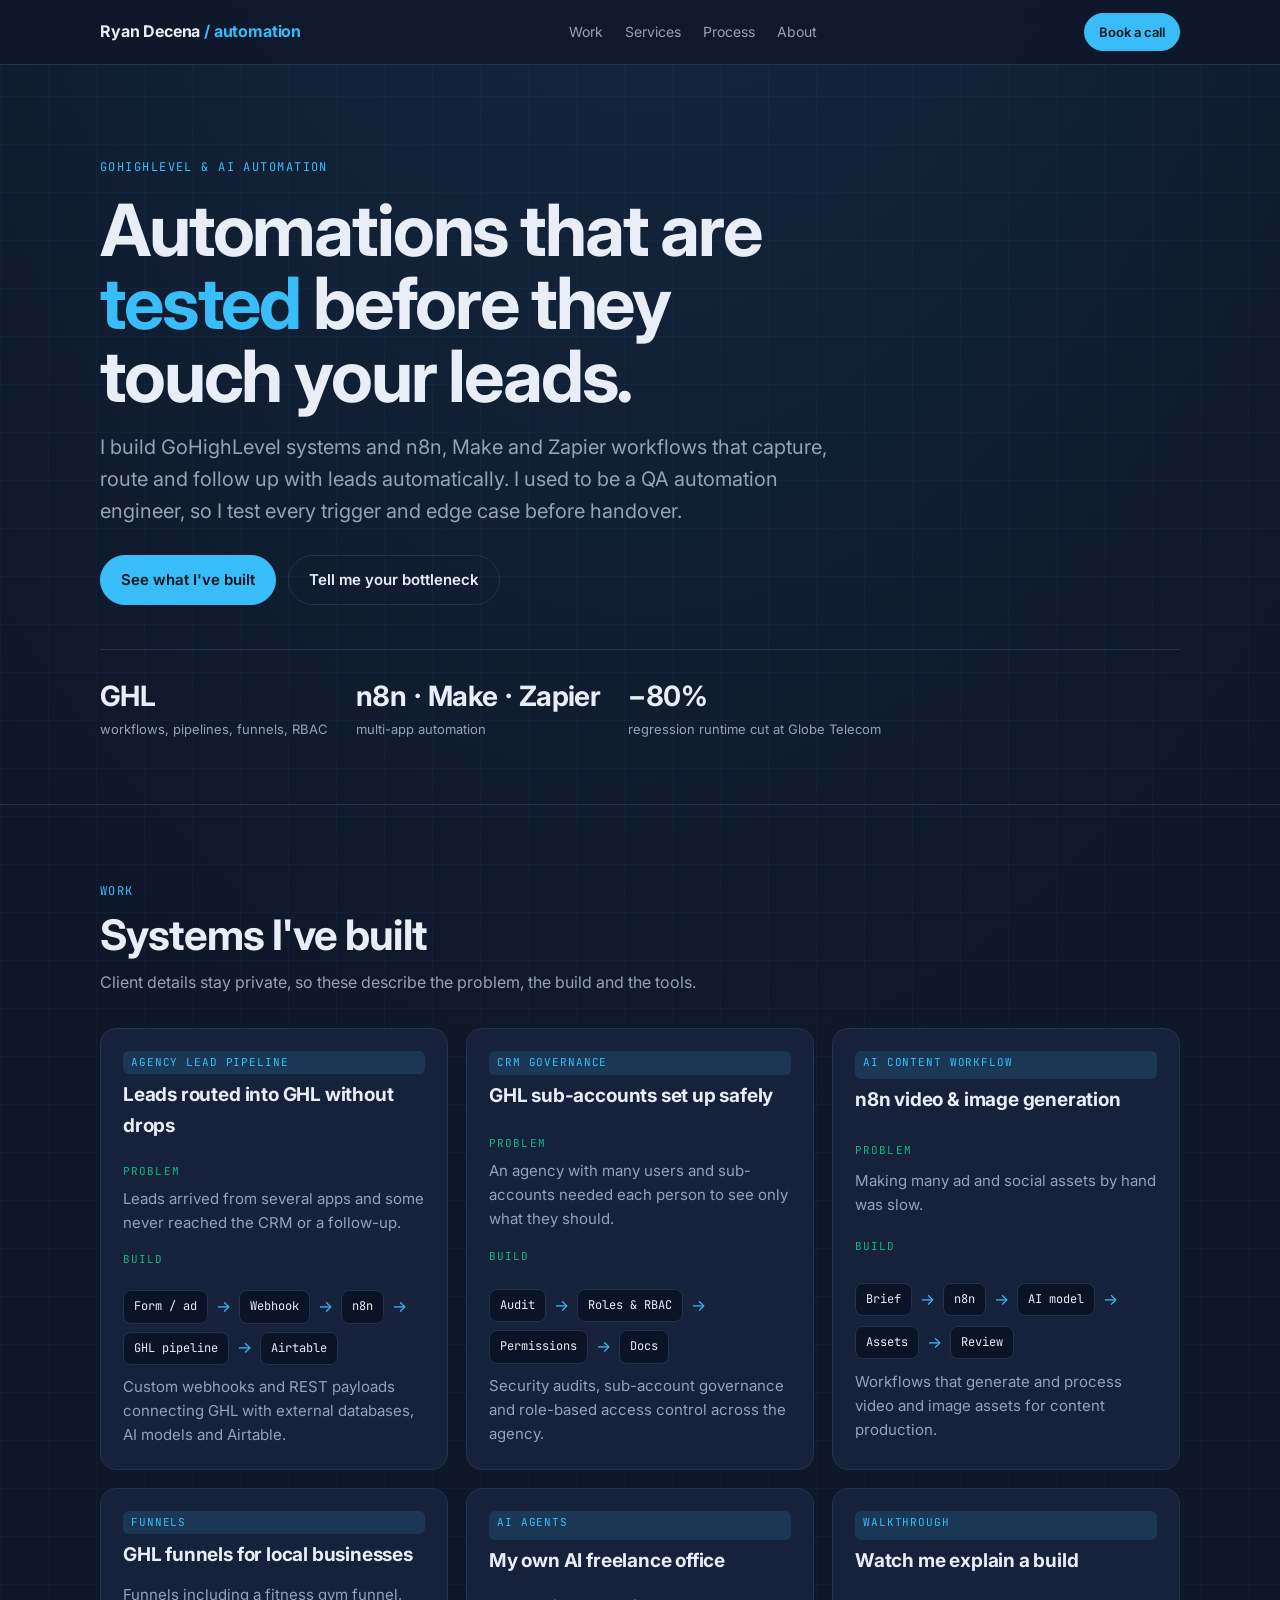
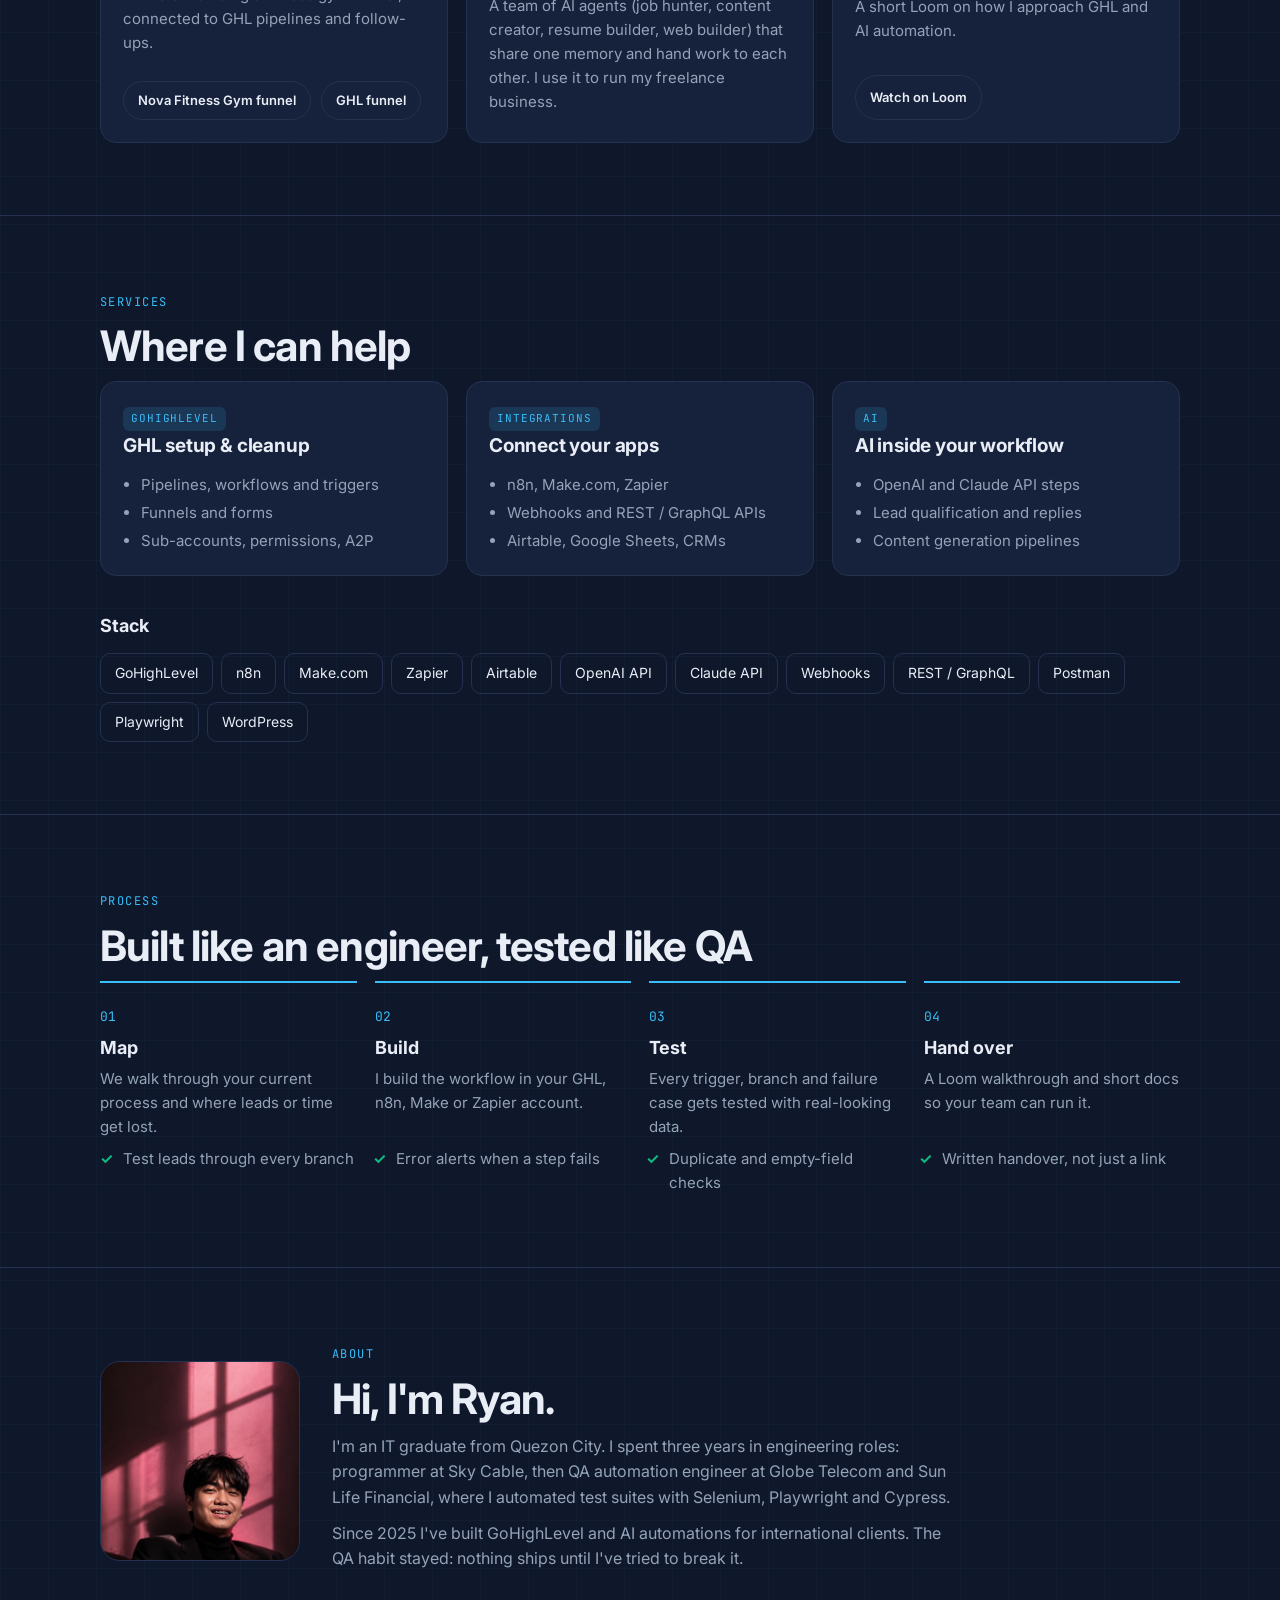
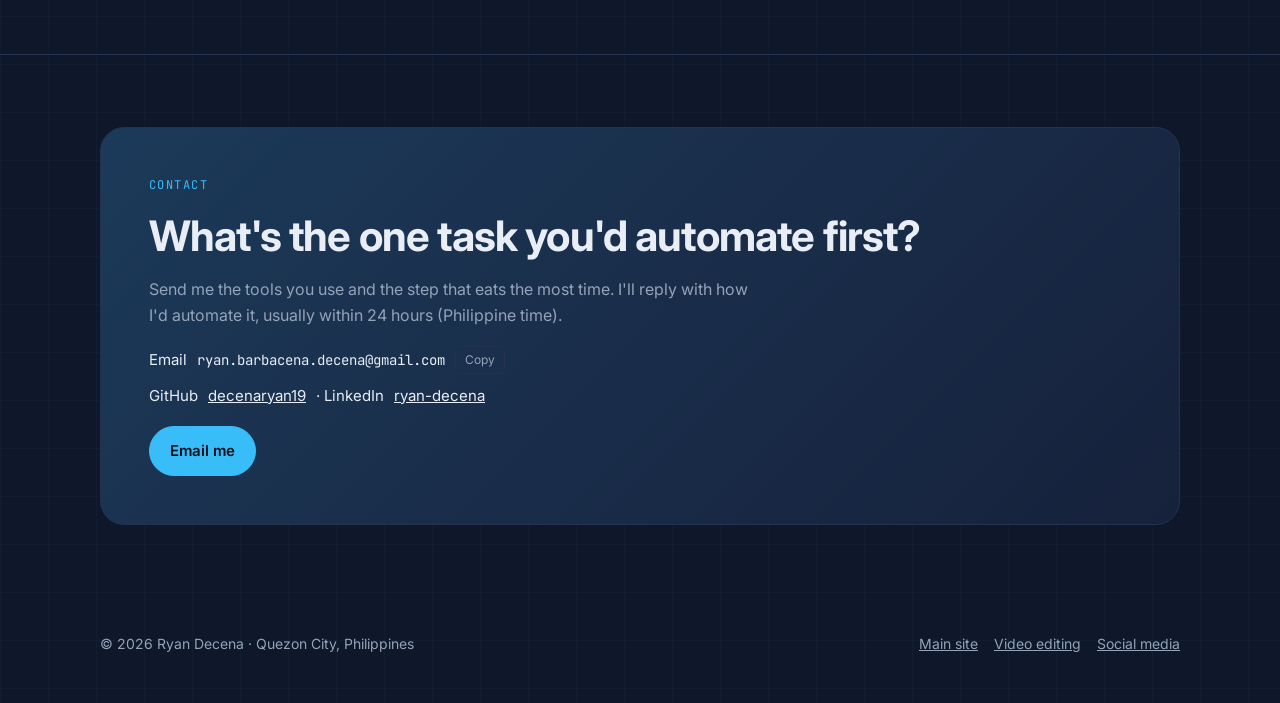
<file: ai-automation/index.html>
<!DOCTYPE html>
<html lang="en">
<head>
<meta charset="UTF-8">
<meta name="viewport" content="width=device-width, initial-scale=1, viewport-fit=cover">
<title>Ryan Decena | GoHighLevel &amp; AI Automation Specialist</title>
<meta name="description" content="GoHighLevel, n8n, Make.com and Zapier automations built and tested by Ryan Decena, a former QA automation engineer. Lead capture, CRM pipelines, follow-ups and AI workflows.">
<meta property="og:title" content="Ryan Decena | GHL & AI Automation">
<meta property="og:description" content="Automations that get tested before they reach your leads.">
<meta property="og:image" content="https://ai.decenaryan.site/og.jpg">
<meta property="og:url" content="https://ai.decenaryan.site/">
<meta name="theme-color" content="#0F172A">
<link rel="icon" href="favicon.png">
<link rel="preconnect" href="https://fonts.googleapis.com">
<link rel="preconnect" href="https://fonts.gstatic.com" crossorigin>
<link href="https://fonts.googleapis.com/css2?family=Inter:wght@400;500;600;700&family=JetBrains+Mono:wght@500&display=swap" rel="stylesheet">
<link rel="stylesheet" href="site.css">
<style>
:root{--accent:#38BDF8;--accent-2:#10B981;--on-accent:#04121d}
.flow{display:flex;flex-wrap:wrap;align-items:center;gap:8px;margin:16px 0 4px}
.flow span{font-family:var(--f-mono);font-size:12px;padding:6px 10px;border-radius:8px;background:#0b1326;border:1px solid var(--line)}
.flow i{color:var(--accent);font-style:normal}
.case{display:grid;gap:6px}
.case .k{font-family:var(--f-mono);font-size:11px;letter-spacing:.1em;text-transform:uppercase;color:var(--accent-2);margin-top:10px}
.case p{color:var(--muted);font-size:15px}
.links{display:flex;flex-wrap:wrap;gap:10px;margin-top:20px}
.stack{display:flex;flex-wrap:wrap;gap:8px}
.stack span{padding:8px 14px;border:1px solid var(--line);border-radius:10px;font-size:14px}
.qa{display:grid;grid-template-columns:repeat(auto-fit,minmax(220px,1fr));gap:12px;margin-top:8px}
.qa div{display:flex;gap:10px;align-items:flex-start;font-size:15px;color:var(--muted)}
.qa div::before{content:"✓";color:var(--accent-2);font-weight:700}
</style>
</head>
<body>
<nav class="top"><div class="wrap">
  <a class="brand" href="#top">Ryan Decena <span>/ automation</span></a>
  <ul><li><a href="#work">Work</a></li><li><a href="#services">Services</a></li><li><a href="#process">Process</a></li><li><a href="#about">About</a></li></ul>
  <a class="btn solid sm" href="#contact">Book a call</a>
</div></nav>

<main id="top">
<header class="hero"><div class="wrap">
  <span class="mono">GoHighLevel &amp; AI automation</span>
  <h1>Automations that are <em>tested</em> before they touch your leads.</h1>
  <p class="lead">I build GoHighLevel systems and n8n, Make and Zapier workflows that capture, route and follow up with leads automatically. I used to be a QA automation engineer, so I test every trigger and edge case before handover.</p>
  <div class="cta"><a class="btn solid" href="#work">See what I've built</a><a class="btn ghost" href="#contact">Tell me your bottleneck</a></div>
  <div class="facts">
    <div><b>GHL</b><span>workflows, pipelines, funnels, RBAC</span></div>
    <div><b>n8n · Make · Zapier</b><span>multi-app automation</span></div>
    <div><b>−80%</b><span>regression runtime cut at Globe Telecom</span></div>
  </div>
</div></header>

<section id="work"><div class="wrap">
  <span class="mono">Work</span>
  <h2>Systems I've built</h2>
  <p class="intro">Client details stay private, so these describe the problem, the build and the tools.</p>
  <div class="grid g3">
    <article class="card case">
      <span class="tag">Agency lead pipeline</span>
      <h3>Leads routed into GHL without drops</h3>
      <div class="k">Problem</div><p>Leads arrived from several apps and some never reached the CRM or a follow-up.</p>
      <div class="k">Build</div>
      <div class="flow"><span>Form / ad</span><i>→</i><span>Webhook</span><i>→</i><span>n8n</span><i>→</i><span>GHL pipeline</span><i>→</i><span>Airtable</span></div>
      <p>Custom webhooks and REST payloads connecting GHL with external databases, AI models and Airtable.</p>
    </article>
    <article class="card case">
      <span class="tag">CRM governance</span>
      <h3>GHL sub-accounts set up safely</h3>
      <div class="k">Problem</div><p>An agency with many users and sub-accounts needed each person to see only what they should.</p>
      <div class="k">Build</div>
      <div class="flow"><span>Audit</span><i>→</i><span>Roles &amp; RBAC</span><i>→</i><span>Permissions</span><i>→</i><span>Docs</span></div>
      <p>Security audits, sub-account governance and role-based access control across the agency.</p>
    </article>
    <article class="card case">
      <span class="tag">AI content workflow</span>
      <h3>n8n video &amp; image generation</h3>
      <div class="k">Problem</div><p>Making many ad and social assets by hand was slow.</p>
      <div class="k">Build</div>
      <div class="flow"><span>Brief</span><i>→</i><span>n8n</span><i>→</i><span>AI model</span><i>→</i><span>Assets</span><i>→</i><span>Review</span></div>
      <p>Workflows that generate and process video and image assets for content production.</p>
    </article>
    <article class="card case">
      <span class="tag">Funnels</span>
      <h3>GHL funnels for local businesses</h3>
      <p>Funnels including a fitness gym funnel, connected to GHL pipelines and follow-ups.</p>
      <div class="links"><a class="btn ghost sm" href="https://app.gohighlevel.com/v2/preview/2akWfqTkj8evYn5LhoWl" target="_blank" rel="noopener">Nova Fitness Gym funnel</a><a class="btn ghost sm" href="https://app.gohighlevel.com/v2/preview/LMPDcljJlbSZhrbW9jx4" target="_blank" rel="noopener">GHL funnel</a></div>
    </article>
    <article class="card case">
      <span class="tag">AI agents</span>
      <h3>My own AI freelance office</h3>
      <p>A team of AI agents (job hunter, content creator, resume builder, web builder) that share one memory and hand work to each other. I use it to run my freelance business.</p>
    </article>
    <article class="card case">
      <span class="tag">Walkthrough</span>
      <h3>Watch me explain a build</h3>
      <p>A short Loom on how I approach GHL and AI automation.</p>
      <div class="links"><a class="btn ghost sm" href="https://www.loom.com/share/91a718c3711f41ccbae9c949c18e4f8a" target="_blank" rel="noopener">Watch on Loom</a></div>
    </article>
  </div>
</div></section>

<section id="services"><div class="wrap">
  <span class="mono">Services</span>
  <h2>Where I can help</h2>
  <div class="grid g3">
    <div class="card"><span class="tag">GoHighLevel</span><h3>GHL setup &amp; cleanup</h3><ul><li>Pipelines, workflows and triggers</li><li>Funnels and forms</li><li>Sub-accounts, permissions, A2P</li></ul></div>
    <div class="card"><span class="tag">Integrations</span><h3>Connect your apps</h3><ul><li>n8n, Make.com, Zapier</li><li>Webhooks and REST / GraphQL APIs</li><li>Airtable, Google Sheets, CRMs</li></ul></div>
    <div class="card"><span class="tag">AI</span><h3>AI inside your workflow</h3><ul><li>OpenAI and Claude API steps</li><li>Lead qualification and replies</li><li>Content generation pipelines</li></ul></div>
  </div>
  <h3 style="margin:36px 0 12px;font-size:18px">Stack</h3>
  <div class="stack"><span>GoHighLevel</span><span>n8n</span><span>Make.com</span><span>Zapier</span><span>Airtable</span><span>OpenAI API</span><span>Claude API</span><span>Webhooks</span><span>REST / GraphQL</span><span>Postman</span><span>Playwright</span><span>WordPress</span></div>
</div></section>

<section id="process"><div class="wrap">
  <span class="mono">Process</span>
  <h2>Built like an engineer, tested like QA</h2>
  <div class="steps">
    <div class="step"><h3>Map</h3><p>We walk through your current process and where leads or time get lost.</p></div>
    <div class="step"><h3>Build</h3><p>I build the workflow in your GHL, n8n, Make or Zapier account.</p></div>
    <div class="step"><h3>Test</h3><p>Every trigger, branch and failure case gets tested with real-looking data.</p></div>
    <div class="step"><h3>Hand over</h3><p>A Loom walkthrough and short docs so your team can run it.</p></div>
  </div>
  <div class="qa">
    <div>Test leads through every branch</div><div>Error alerts when a step fails</div><div>Duplicate and empty-field checks</div><div>Written handover, not just a link</div>
  </div>
</div></section>

<section id="about"><div class="wrap about">
  <img src="ryan-decena.png" alt="Ryan Decena" width="200" height="200" loading="lazy">
  <div>
    <span class="mono">About</span>
    <h2>Hi, I'm Ryan.</h2>
    <p>I'm an IT graduate from Quezon City. I spent three years in engineering roles: programmer at Sky Cable, then QA automation engineer at Globe Telecom and Sun Life Financial, where I automated test suites with Selenium, Playwright and Cypress.</p>
    <p>Since 2025 I've built GoHighLevel and AI automations for international clients. The QA habit stayed: nothing ships until I've tried to break it.</p>
  </div>
</div></section>

<section><div class="wrap">
  <div class="contact" id="contact">
    <span class="mono">Contact</span>
    <h2>What's the one task you'd automate first?</h2>
    <p style="color:var(--muted);max-width:60ch">Send me the tools you use and the step that eats the most time. I'll reply with how I'd automate it, usually within 24 hours (Philippine time).</p>
    <div class="rows">
      <div class="row">Email <code>ryan.barbacena.decena@gmail.com</code><button class="copy" data-copy="ryan.barbacena.decena@gmail.com">Copy</button></div>
      <div class="row">GitHub <a href="https://github.com/decenaryan19" target="_blank" rel="noopener">decenaryan19</a> · LinkedIn <a href="https://www.linkedin.com/in/ryan-decena-aba878122" target="_blank" rel="noopener">ryan-decena</a></div>
    </div>
    <div class="cta" style="display:flex;gap:12px;flex-wrap:wrap"><a class="btn solid" href="mailto:ryan.barbacena.decena@gmail.com?subject=Automation%20project">Email me</a></div>
  </div>
</div></section>
</main>

<footer><div class="wrap">
  <span>© <span data-year>2026</span> Ryan Decena · Quezon City, Philippines</span>
  <span class="others"><a href="https://decenaryan.site">Main site</a><a href="https://video.decenaryan.site">Video editing</a><a href="https://smm.decenaryan.site">Social media</a></span>
</div></footer>
<script src="site.js"></script>
</body>
</html>
</file>
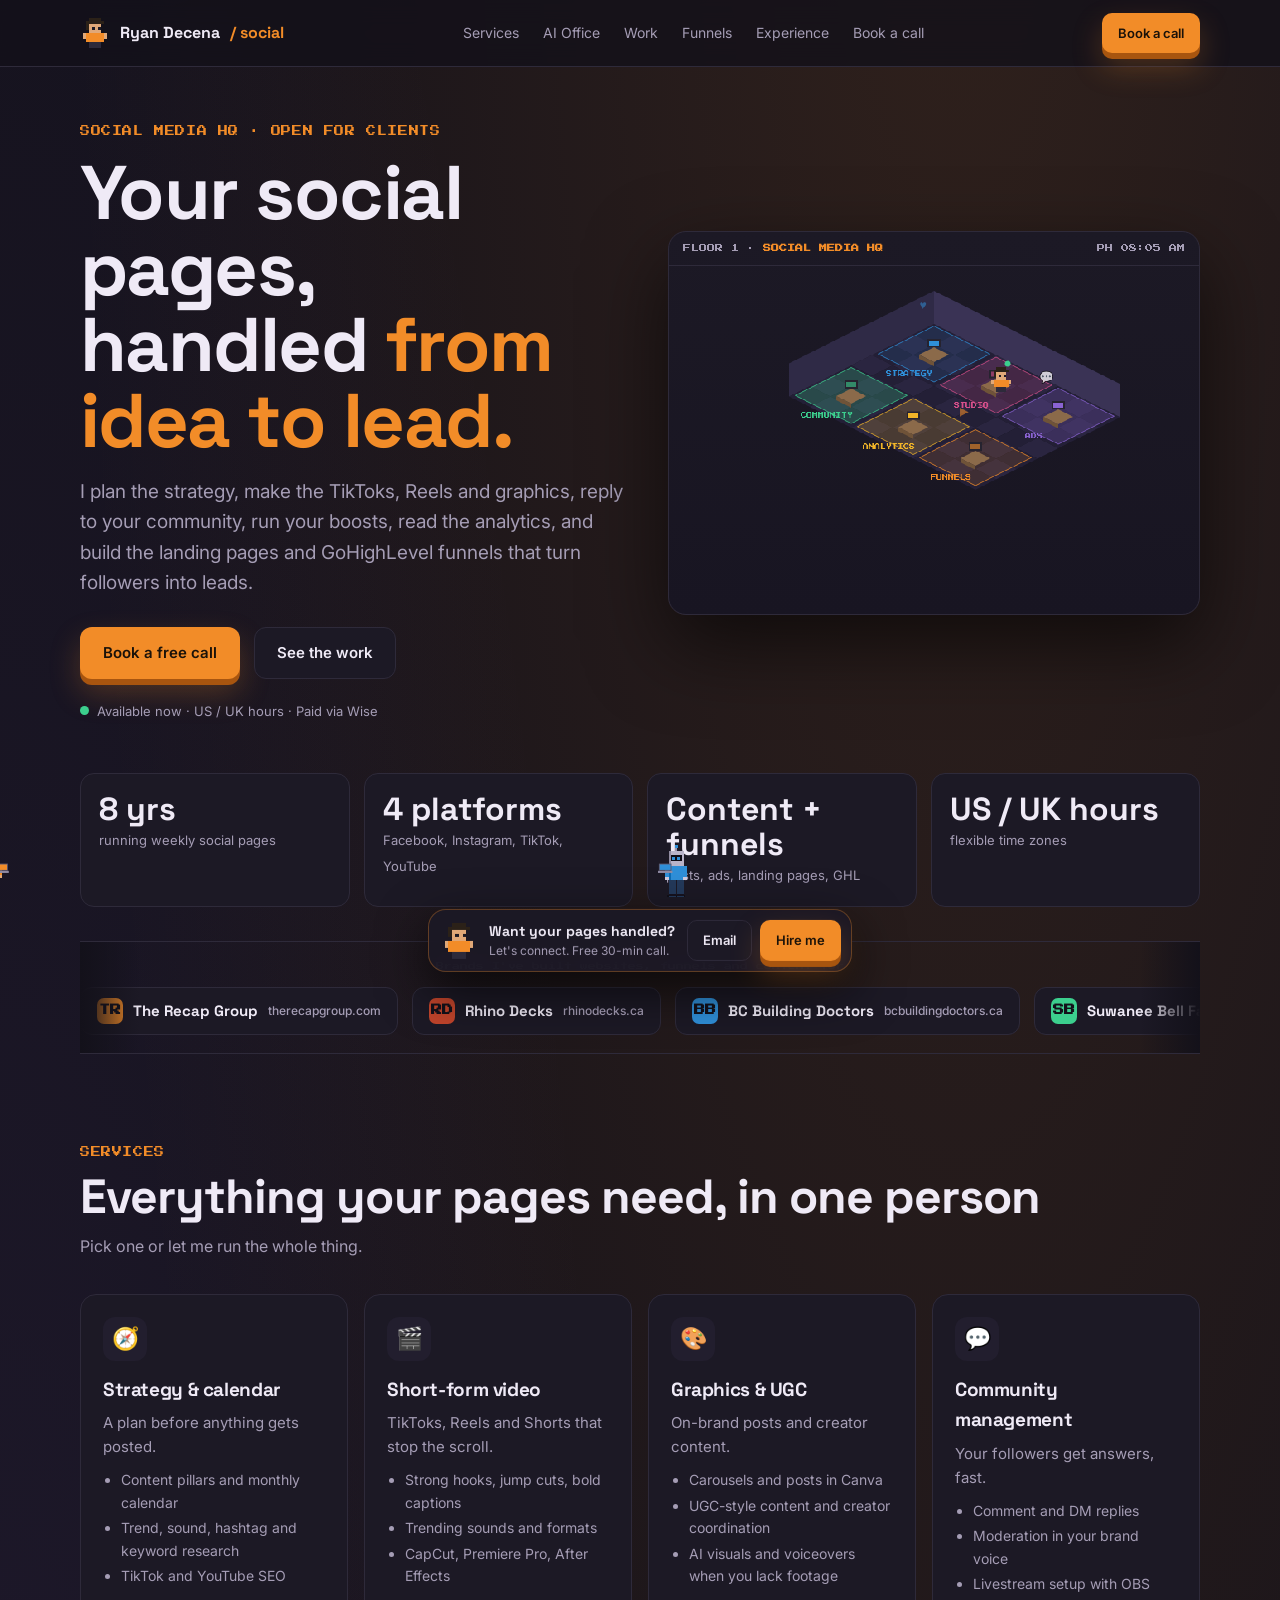
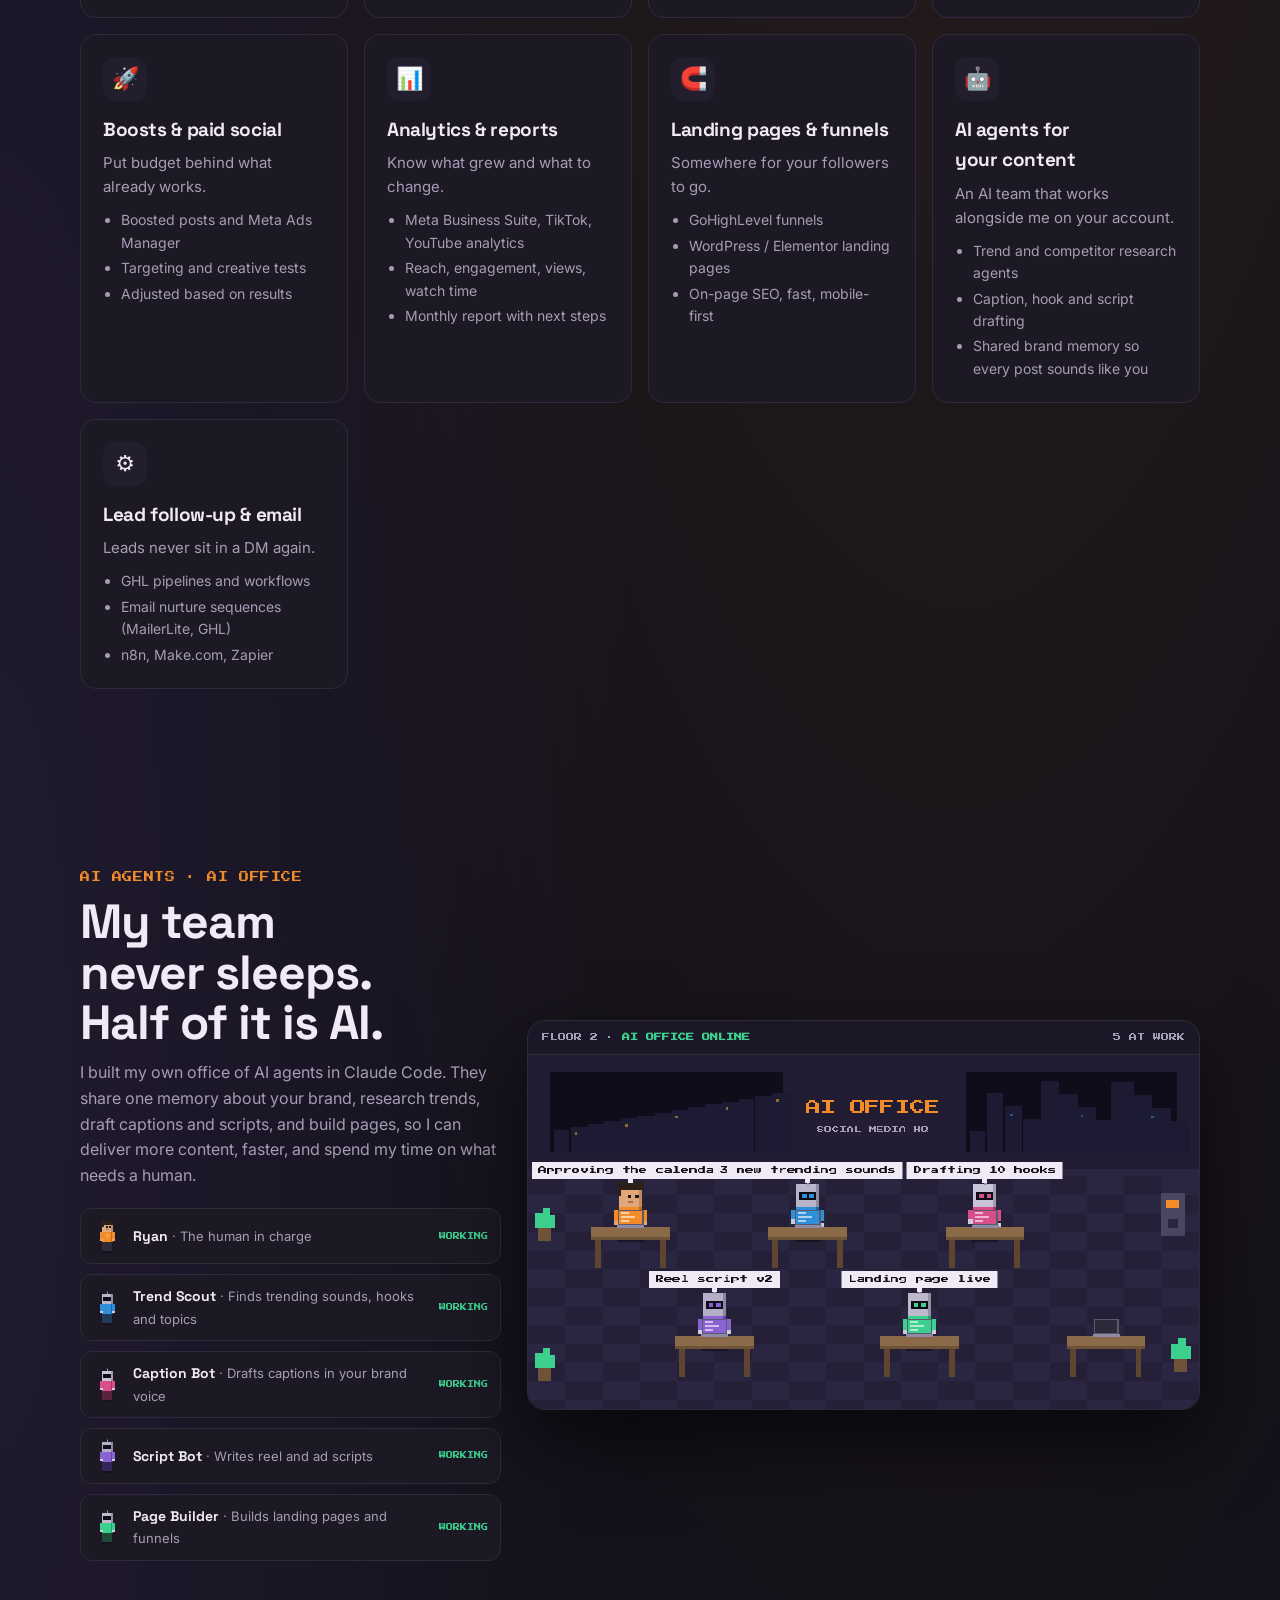
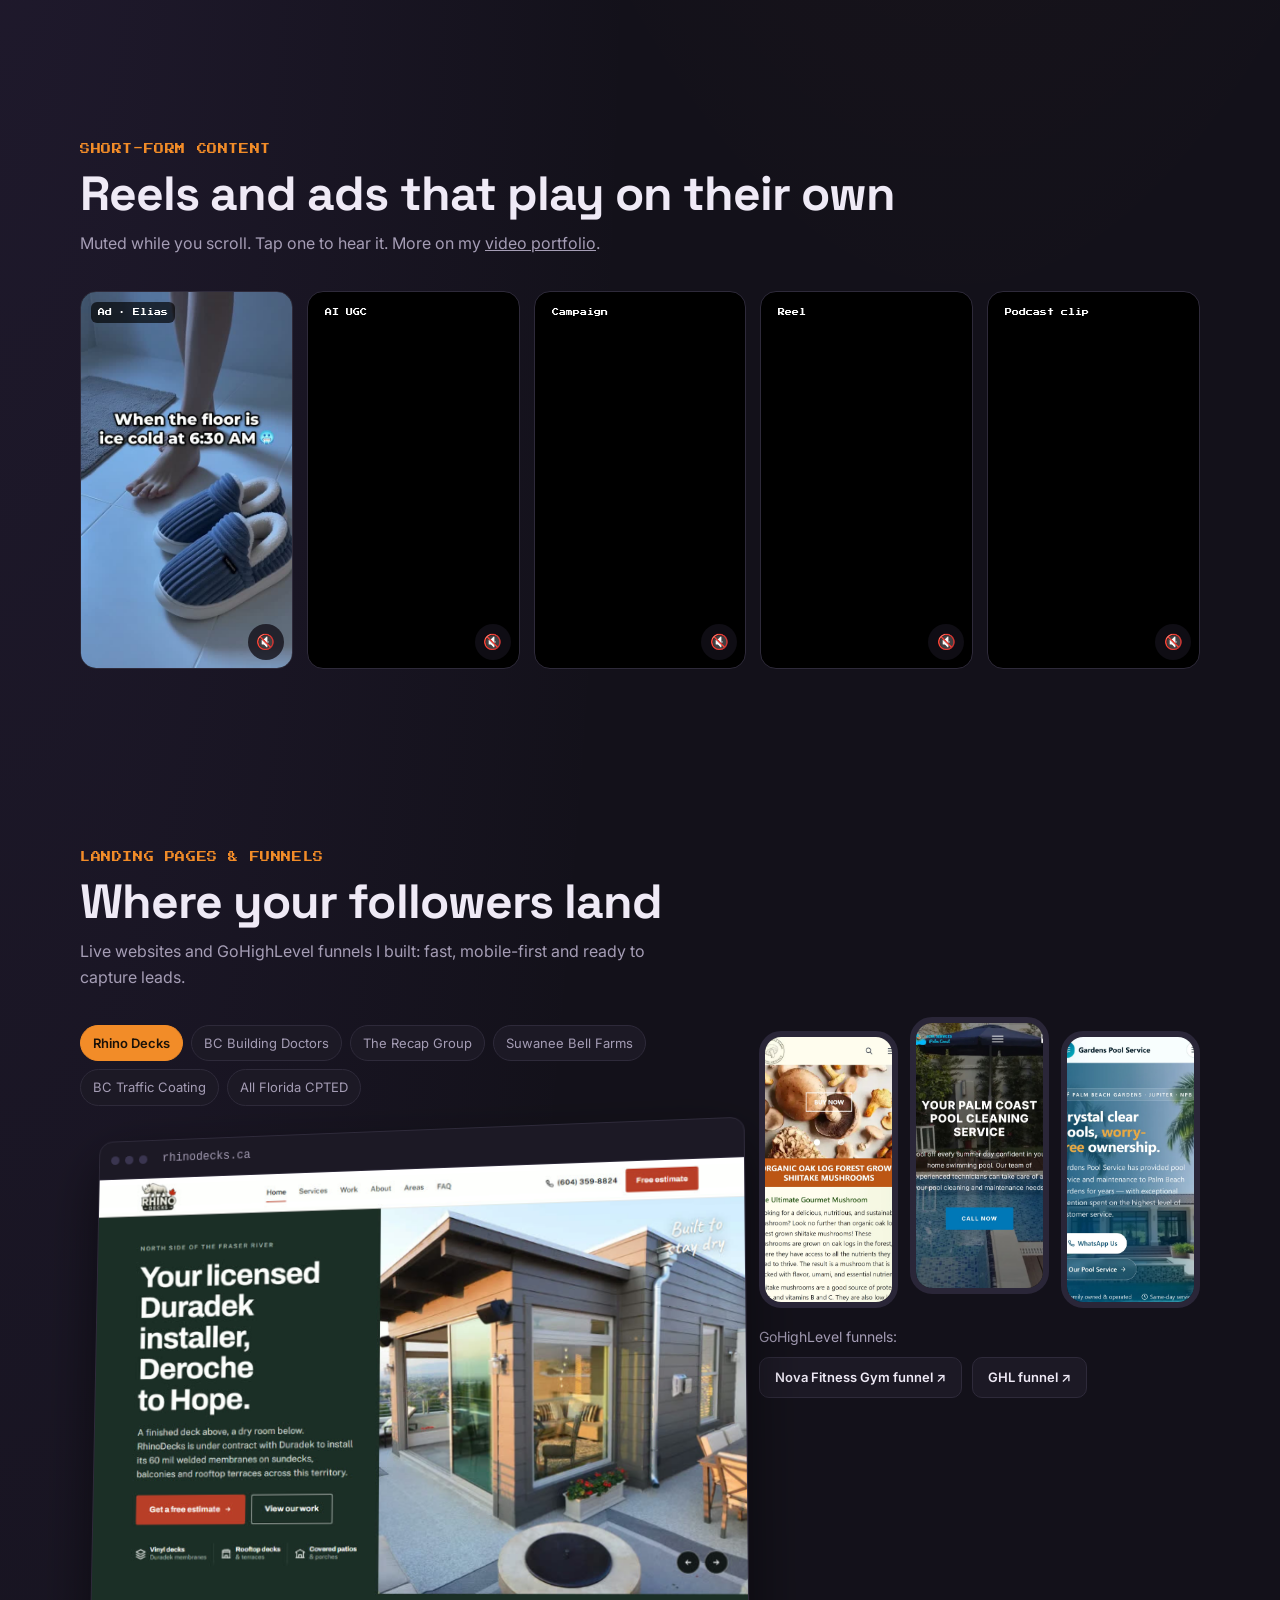
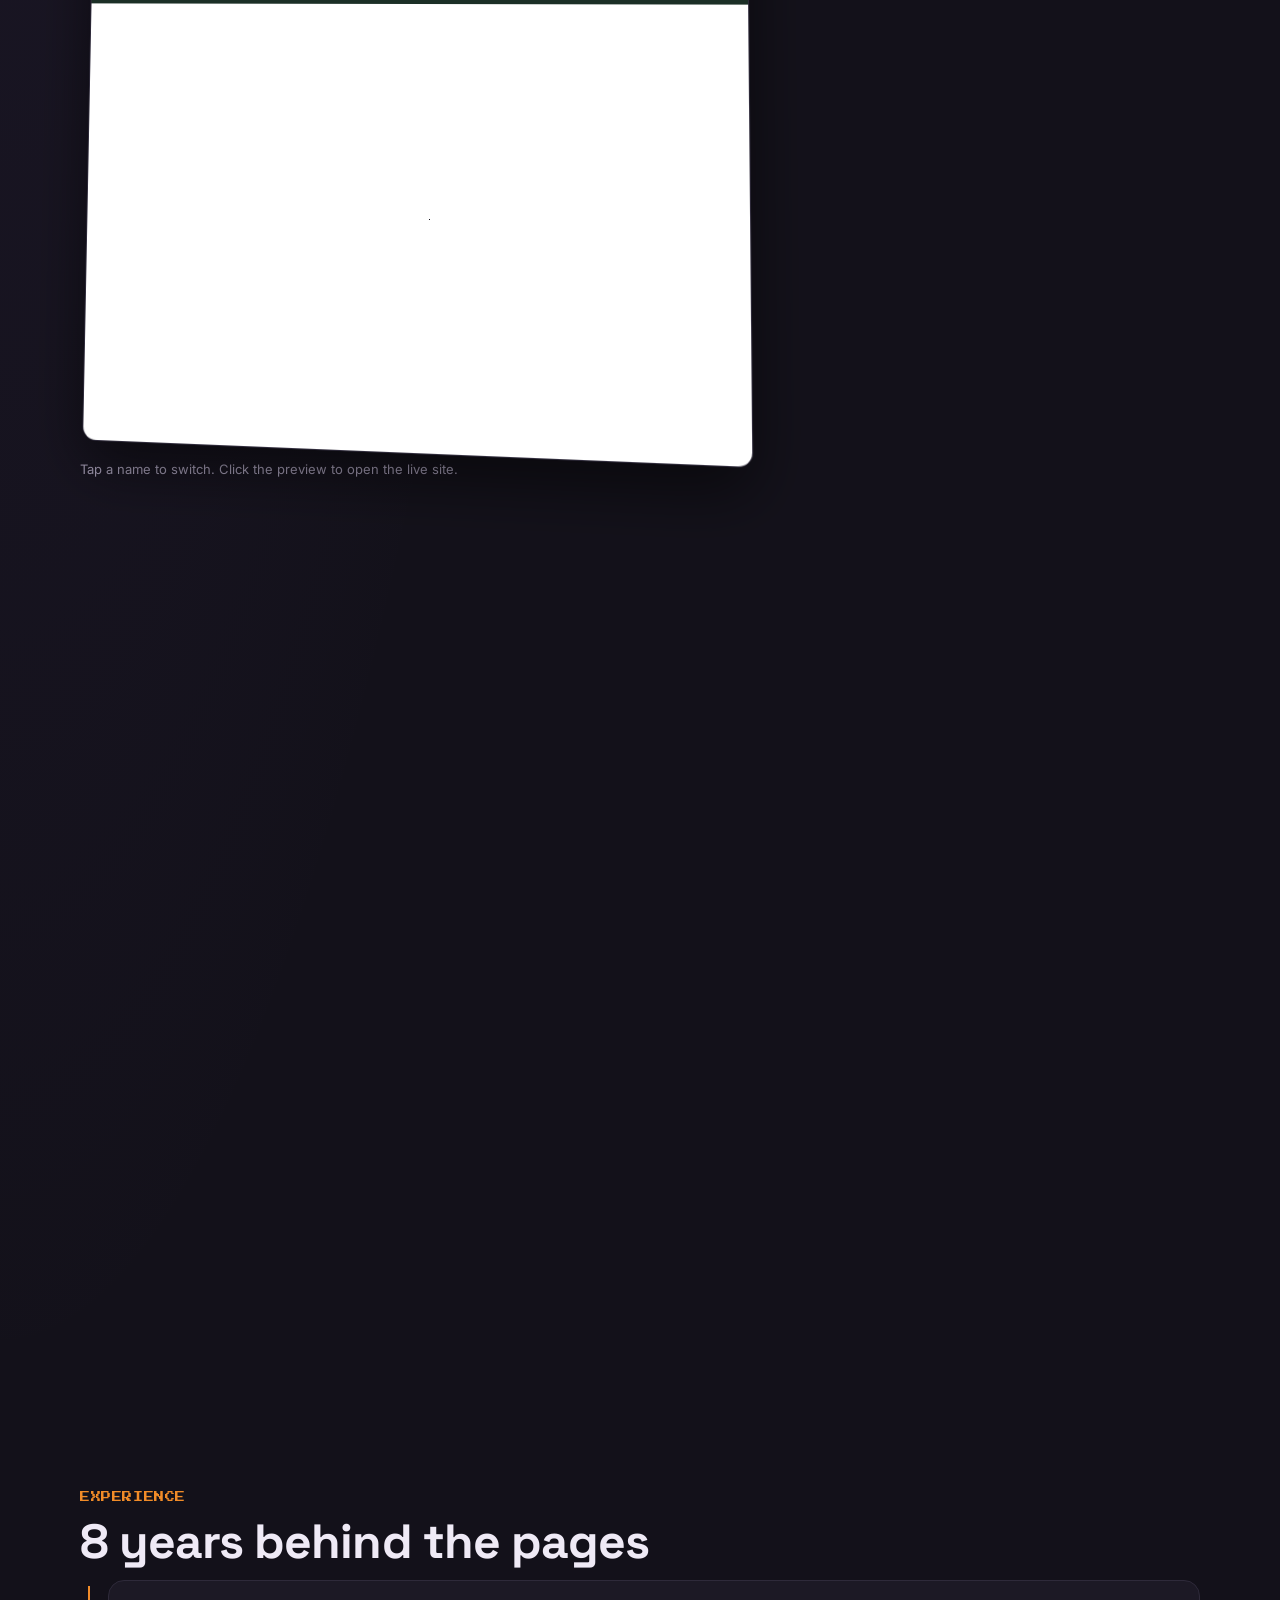
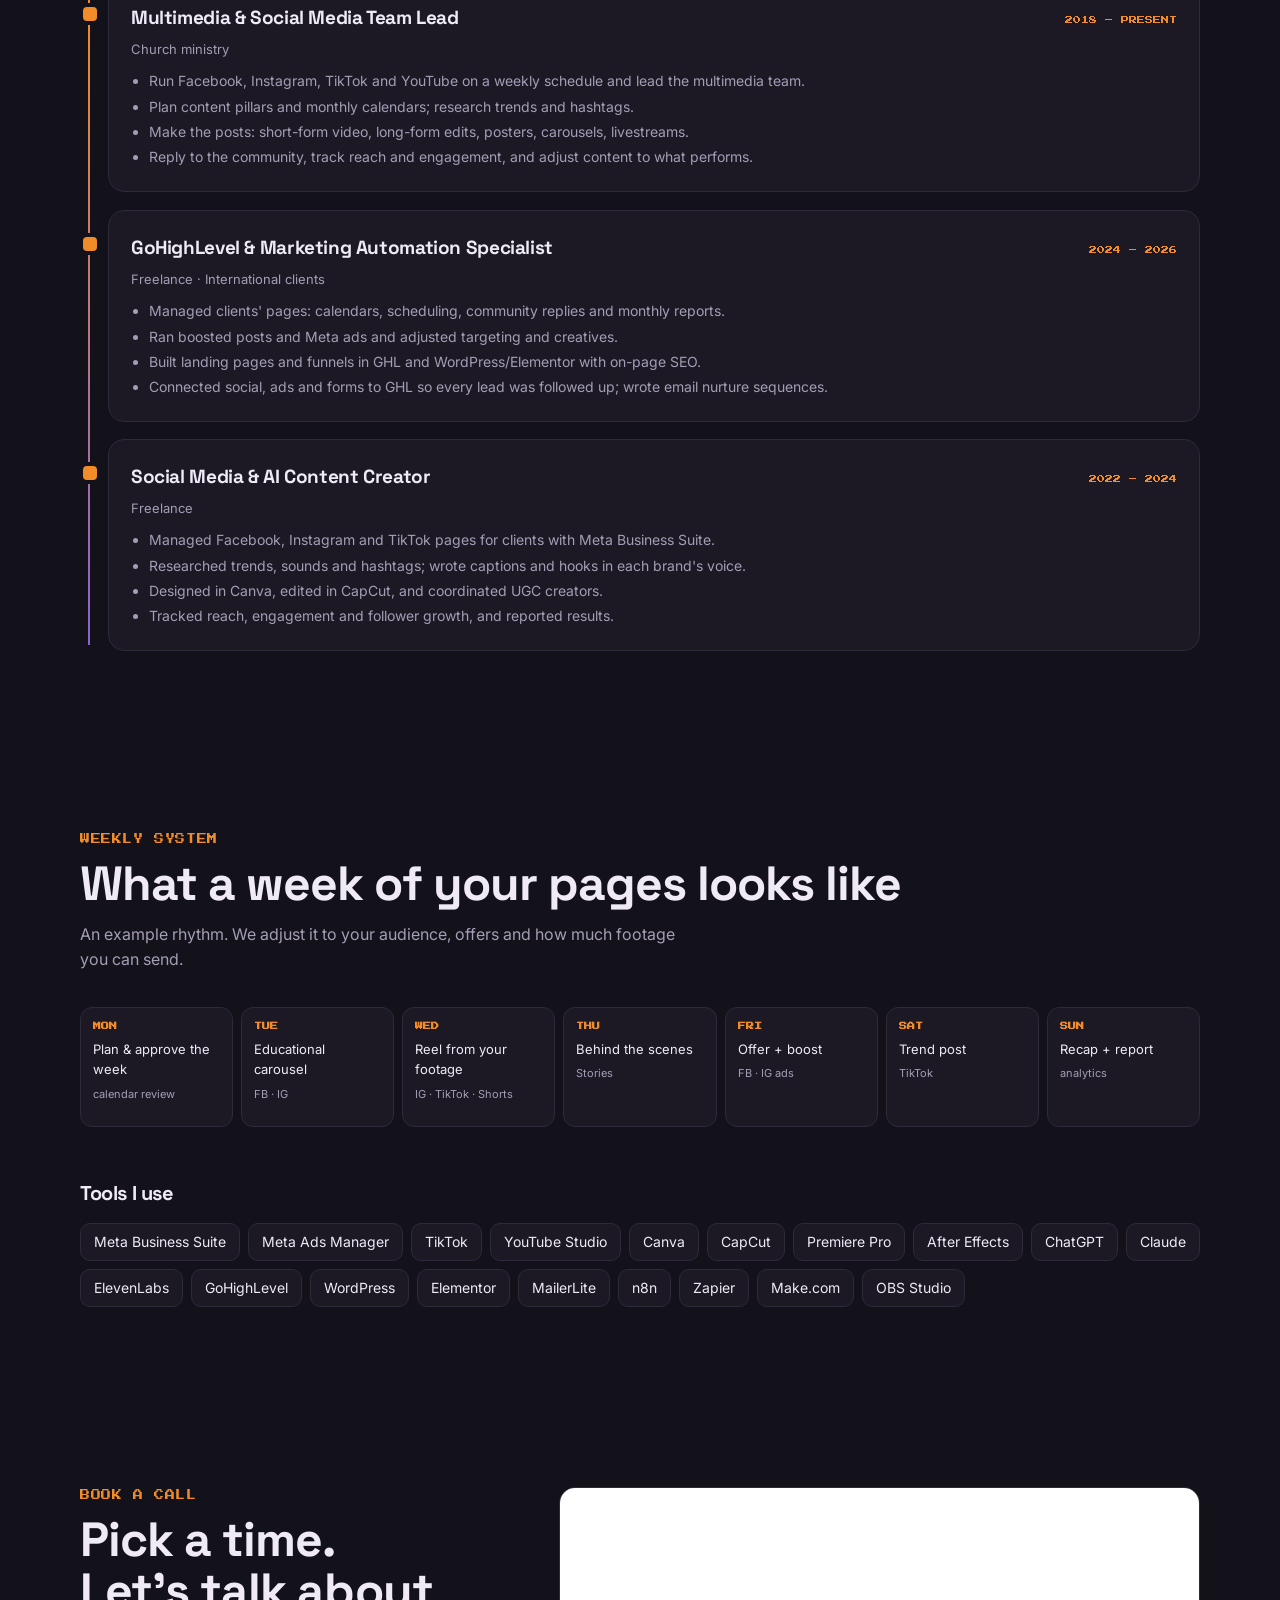
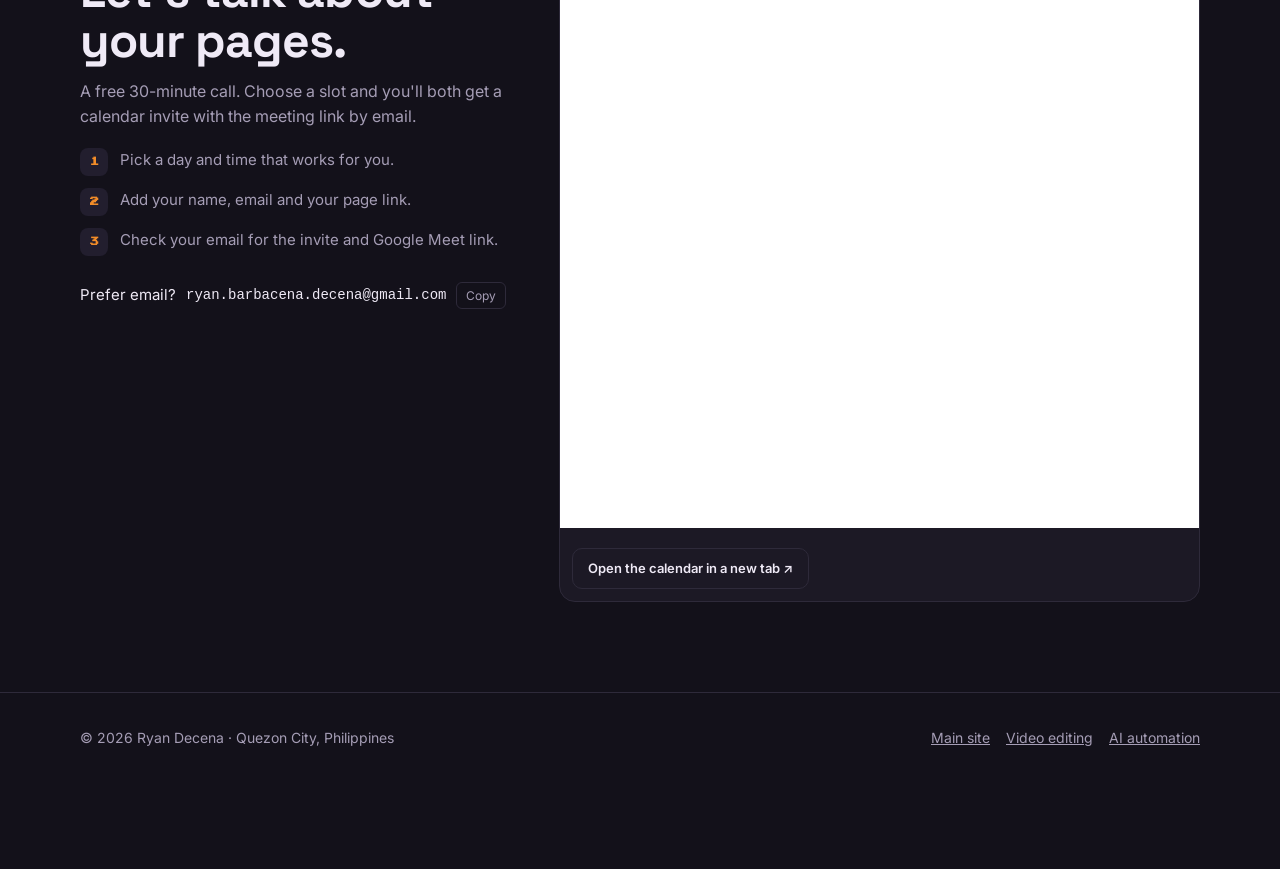
<file: smm/index.html>
<!DOCTYPE html>
<html lang="en">
<head>
<meta charset="UTF-8">
<meta name="viewport" content="width=device-width, initial-scale=1, viewport-fit=cover">
<title>Ryan Decena | Social Media Manager</title>
<meta name="description" content="Social media manager from the Philippines: content strategy, TikTok and Reels, community management, paid social, analytics, landing pages and GoHighLevel funnels. Available for US/UK hours.">
<meta property="og:title" content="Ryan Decena | Social Media Manager">
<meta property="og:description" content="Strategy, short-form video, community, paid social, analytics, landing pages and GHL follow-up, handled by one person.">
<meta property="og:image" content="https://smm.decenaryan.site/og.jpg">
<meta property="og:url" content="https://smm.decenaryan.site/">
<meta name="theme-color" content="#13111a">
<link rel="icon" href="favicon.png">
<link rel="preconnect" href="https://fonts.googleapis.com">
<link rel="preconnect" href="https://fonts.gstatic.com" crossorigin>
<link href="https://fonts.googleapis.com/css2?family=Inter:wght@400;500;600&family=Space+Grotesk:wght@500;700&family=Press+Start+2P&display=swap" rel="stylesheet">
<style>
/* Freelance Office vibe: night-shift office, pixel labels, orange accent, isometric 3D */
:root{
  --bg:#13111a;--bg2:#181522;--panel:#1c1925;--panel2:#221e2e;--line:#2e2a3a;--ink:#efeaf6;--muted:#a59db5;
  --accent:#f28c28;--accent-ink:#1a1209;--purple:#8a63d2;--pink:#d64f8a;--blue:#2f8fd8;--green:#3ccf8e;
  --f-display:"Space Grotesk",system-ui,sans-serif;--f-body:"Inter",system-ui,sans-serif;--f-pixel:"Press Start 2P",ui-monospace,monospace;
  color-scheme:dark;
}
*{box-sizing:border-box;margin:0;padding:0}
html{scroll-behavior:smooth;overflow-x:clip}
main{overflow-x:clip}
body{background:var(--bg);color:var(--ink);font-family:var(--f-body);font-size:16px;line-height:1.6;overflow-x:hidden;
  background-image:radial-gradient(ellipse 70% 45% at 75% -5%,#f28c2822,transparent),radial-gradient(ellipse 50% 40% at 0% 30%,#8a63d21c,transparent)}
img,video{max-width:100%;display:block}
a{color:inherit}
:focus-visible{outline:2px solid var(--accent);outline-offset:3px;border-radius:6px}
.wrap{max-width:1160px;margin:0 auto;padding-left:max(20px,env(safe-area-inset-left));padding-right:max(20px,env(safe-area-inset-right))}
.px{font-family:var(--f-pixel);font-size:10px;letter-spacing:.06em;text-transform:uppercase;color:var(--accent);line-height:1.6}
h1,h2,h3{font-family:var(--f-display);letter-spacing:-.02em;text-wrap:balance}
h2{font-size:clamp(30px,4.4vw,48px);line-height:1.05;margin:12px 0 12px}
.intro{color:var(--muted);max-width:62ch;margin-bottom:34px}
section{padding:90px 0;position:relative}
.btn{display:inline-flex;align-items:center;gap:8px;padding:13px 22px;border-radius:12px;font-weight:600;font-size:15px;text-decoration:none;border:1px solid transparent;cursor:pointer;font-family:var(--f-body);transition:transform .2s,box-shadow .2s,background .2s}
.btn.pri{background:var(--accent);color:var(--accent-ink);box-shadow:0 6px 0 #a8550f,0 14px 30px #f28c2840}
.btn.pri:hover{transform:translateY(-2px);box-shadow:0 8px 0 #a8550f,0 18px 36px #f28c2855}
.btn.pri:active{transform:translateY(4px);box-shadow:0 2px 0 #a8550f}
.btn.ghost{border-color:var(--line);color:var(--ink);background:var(--panel)}
.btn.ghost:hover{border-color:var(--accent)}
.btn.sm{padding:9px 15px;font-size:13px;border-radius:10px}

/* nav */
nav.top{position:sticky;top:0;z-index:40;background:#13111acc;backdrop-filter:blur(12px);border-bottom:1px solid var(--line)}
nav.top .wrap{display:flex;align-items:center;justify-content:space-between;gap:14px;height:66px}
.brand{display:flex;align-items:center;gap:10px;text-decoration:none;font-family:var(--f-display);font-weight:700}
.brand canvas{width:30px;height:30px;image-rendering:pixelated}
.brand span{color:var(--accent)}
nav.top ul{display:flex;gap:24px;list-style:none;font-size:14px;color:var(--muted)}
nav.top ul a{text-decoration:none}nav.top ul a:hover{color:var(--ink)}
@media (max-width:860px){nav.top ul{display:none}}

/* hero */
.hero{padding:56px 0 40px}
.hero .wrap{display:grid;grid-template-columns:1.05fr 1fr;gap:30px;align-items:center}
@media (max-width:900px){.hero .wrap{grid-template-columns:1fr}}
.hero h1{font-size:clamp(40px,6.2vw,76px);line-height:1;margin:16px 0 18px}
.hero h1 b{color:var(--accent);font-weight:700}
.hero .lead{font-size:clamp(17px,1.8vw,19px);color:var(--muted);max-width:54ch}
.cta{display:flex;flex-wrap:wrap;gap:14px;margin-top:28px}
.status{display:inline-flex;align-items:center;gap:8px;font-size:13px;color:var(--muted);margin-top:22px}
.status i{width:9px;height:9px;border-radius:50%;background:var(--green);box-shadow:0 0 0 0 #3ccf8e88;animation:ping 2s infinite}
@keyframes ping{70%{box-shadow:0 0 0 10px #3ccf8e00}100%{box-shadow:0 0 0 0 #3ccf8e00}}
.stage{perspective:1100px}
.office{position:relative;border:1px solid var(--line);border-radius:18px;background:linear-gradient(180deg,var(--panel),var(--bg2));overflow:hidden;transform-style:preserve-3d;transition:transform .25s ease-out;box-shadow:0 30px 80px #0009}
.office .bar{display:flex;justify-content:space-between;padding:10px 14px;border-bottom:1px solid var(--line);font-family:var(--f-pixel);font-size:8px;color:var(--muted)}
.office .bar b{color:var(--accent)}
.office canvas{width:100%;height:auto;display:block;image-rendering:pixelated}

/* stats */
.stats{display:grid;grid-template-columns:repeat(4,1fr);gap:14px;margin-top:10px}
@media (max-width:760px){.stats{grid-template-columns:repeat(2,1fr)}}
.stat{background:var(--panel);border:1px solid var(--line);border-radius:14px;padding:18px}
.stat b{display:block;font-family:var(--f-display);font-size:clamp(24px,3vw,32px);line-height:1.1}
.stat span{font-size:13px;color:var(--muted)}

/* services */
.svc{display:grid;grid-template-columns:repeat(auto-fill,minmax(250px,1fr));gap:16px}
.card{background:var(--panel);border:1px solid var(--line);border-radius:16px;padding:22px;transform-style:preserve-3d;transition:transform .2s ease-out,border-color .2s;will-change:transform;min-width:0}
.card:hover{border-color:#f28c2866}
.card .ic{width:44px;height:44px;border-radius:12px;display:grid;place-items:center;font-size:22px;margin-bottom:14px;background:var(--panel2);transform:translateZ(30px)}
.card h3{font-size:19px;margin-bottom:6px}
.card p{color:var(--muted);font-size:15px}
.card ul{margin:10px 0 0 18px;color:var(--muted);font-size:14px;display:grid;gap:3px}

/* reels */
.reels{display:grid;grid-template-columns:repeat(5,minmax(0,1fr));gap:14px}
@media (max-width:900px){.reels{grid-template-columns:repeat(2,minmax(0,1fr))}}
.reel{position:relative;aspect-ratio:9/16;border-radius:16px;overflow:hidden;background:#000;border:1px solid var(--line);transition:transform .3s}
.reel:hover{transform:translateY(-6px) rotateZ(-1deg)}
.reel video{position:absolute;inset:0;width:100%;height:100%;object-fit:cover;cursor:pointer}
.reel .lbl{position:absolute;left:10px;top:10px;font-family:var(--f-pixel);font-size:7px;background:#000a;padding:5px 7px;border-radius:6px;color:#fff}
.snd{position:absolute;right:8px;bottom:8px;width:36px;height:36px;border-radius:50%;border:0;background:#13111acc;color:#fff;cursor:pointer;font-size:15px}
.snd:hover{background:var(--accent);color:var(--accent-ink)}

/* funnels */
.fun{display:grid;grid-template-columns:1.5fr 1fr;gap:18px;align-items:start}
@media (max-width:900px){.fun{grid-template-columns:1fr}}
.browser{background:var(--panel);border:1px solid var(--line);border-radius:14px;overflow:hidden;transform:perspective(1200px) rotateY(var(--ry,-6deg)) rotateX(3deg);transition:transform .4s;box-shadow:0 24px 60px #0008}
.browser:hover{--ry:0deg}
.browser .dots{display:flex;gap:6px;padding:10px 12px;border-bottom:1px solid var(--line);align-items:center}
.browser .dots i{width:9px;height:9px;border-radius:50%;background:#3a3550}
.browser .dots span{margin-left:10px;font-size:12px;color:var(--muted);font-family:ui-monospace,Consolas,monospace;overflow:hidden;white-space:nowrap;text-overflow:ellipsis}
.browser video{width:100%;aspect-ratio:900/600;object-fit:cover;object-position:top;background:#fff}
.sites{display:grid;gap:14px}
.sitepick{display:flex;flex-wrap:wrap;gap:8px}
.sitepick button{font:inherit;font-size:13px;padding:7px 12px;border-radius:999px;border:1px solid var(--line);background:var(--panel);color:var(--muted);cursor:pointer}
.sitepick button[aria-pressed="true"]{background:var(--accent);color:var(--accent-ink);border-color:var(--accent);font-weight:600}
.phones{display:grid;grid-template-columns:repeat(3,minmax(0,1fr));gap:12px;margin-top:6px}
.phone{border:6px solid #2a2638;border-radius:22px;overflow:hidden;background:#000;aspect-ratio:9/18;transform:translateY(var(--y,0));transition:transform .4s}
.phone:nth-child(2){--y:-14px}
.phone img{width:100%;height:100%;object-fit:cover;object-position:top}
.ghl{display:flex;flex-wrap:wrap;gap:10px;margin-top:8px}

/* gallery */
.gallery{display:grid;grid-template-columns:repeat(auto-fill,minmax(200px,1fr));gap:14px}
.gallery figure{background:var(--panel);border:1px solid var(--line);border-radius:14px;overflow:hidden;transition:transform .3s}
.gallery figure:hover{transform:translateY(-4px)}
.gallery img{width:100%;aspect-ratio:1/1;object-fit:cover;object-position:top}
.gallery figcaption{padding:10px 12px;font-size:13px}
.gallery figcaption span{display:block;color:var(--muted);font-size:12px}

/* experience timeline */
.tl{position:relative;display:grid;gap:18px;padding-left:28px}
.tl::before{content:"";position:absolute;left:8px;top:6px;bottom:6px;width:2px;background:linear-gradient(var(--accent),var(--purple))}
.tl .card{position:relative}
.tl .card::before{content:"";position:absolute;left:-26px;top:26px;width:14px;height:14px;border-radius:4px;background:var(--accent);box-shadow:0 0 0 4px var(--bg)}
.tl .head{display:flex;justify-content:space-between;flex-wrap:wrap;gap:8px;align-items:baseline}
.tl .when{font-family:var(--f-pixel);font-size:8px;color:var(--accent)}
.tl .where{font-size:13px;color:var(--muted)}

/* weekly */
.week{display:grid;grid-template-columns:repeat(7,minmax(120px,1fr));gap:8px;overflow-x:auto;padding-bottom:6px}
.day{background:var(--panel);border:1px solid var(--line);border-radius:12px;padding:12px;min-height:120px;display:grid;align-content:start;gap:6px}
.day b{font-family:var(--f-pixel);font-size:8px;color:var(--accent)}
.day span{font-size:13px}.day small{font-size:11px;color:var(--muted)}
.chips{display:flex;flex-wrap:wrap;gap:8px}
.chips span{padding:7px 13px;border:1px solid var(--line);border-radius:10px;font-size:14px;background:var(--panel)}

/* booking */
.book{display:grid;grid-template-columns:1fr 1.4fr;gap:22px;align-items:start}
@media (max-width:900px){.book{grid-template-columns:1fr}}
.cal{background:var(--panel);border:1px solid var(--line);border-radius:16px;overflow:hidden;min-height:420px}
.cal iframe{width:100%;height:640px;border:0;background:#fff}
.cal .empty{padding:28px;display:grid;gap:14px;color:var(--muted)}
.steps3{display:grid;gap:12px;margin-top:18px}
.steps3 div{display:flex;gap:12px;align-items:flex-start;font-size:15px;color:var(--muted)}
.steps3 b{flex:none;width:28px;height:28px;border-radius:8px;background:var(--panel2);color:var(--accent);display:grid;place-items:center;font-family:var(--f-pixel);font-size:9px}
.row{display:flex;flex-wrap:wrap;gap:10px;align-items:center;font-size:15px}
.row code{font-family:ui-monospace,Consolas,monospace;font-size:14px;user-select:all;word-break:break-all}
.copy{font:inherit;font-size:12px;background:transparent;color:var(--muted);border:1px solid var(--line);border-radius:6px;padding:3px 9px;cursor:pointer}

footer{padding:34px 0 120px;color:var(--muted);font-size:14px;border-top:1px solid var(--line)}
footer .wrap{display:flex;flex-wrap:wrap;justify-content:space-between;gap:12px}
footer a{color:var(--muted)}.others{display:flex;gap:16px;flex-wrap:wrap}

/* floating CTA + back to top */
.dock{position:fixed;left:50%;bottom:max(16px,env(safe-area-inset-bottom));z-index:50;transform:translate(-50%,140%);transition:transform .45s cubic-bezier(.2,1.3,.4,1);display:flex;align-items:center;gap:12px;background:#1c1925f2;backdrop-filter:blur(12px);border:1px solid #f28c2855;border-radius:18px;padding:10px 10px 10px 12px;box-shadow:0 18px 50px #000a;max-width:calc(100vw - 32px)}
.dock.show{transform:translate(-50%,0)}
.dock canvas{width:36px;height:36px;image-rendering:pixelated;flex:none}
.dock p{font-size:14px;line-height:1.3;min-width:0}
.dock p b{display:block;font-family:var(--f-display)}
.dock p span{color:var(--muted);font-size:12px}
.dock .btns{display:flex;gap:8px;flex:none}
@media (max-width:560px){.dock p span{display:none}.dock p{font-size:13px}.dock .btn.ghost{display:none}}
.totop{position:fixed;right:max(16px,env(safe-area-inset-right));bottom:max(92px,calc(env(safe-area-inset-bottom) + 92px));z-index:49;width:46px;height:46px;border-radius:14px;border:1px solid var(--line);background:var(--panel);color:var(--ink);display:grid;place-items:center;cursor:pointer;opacity:0;transform:translateY(12px);pointer-events:none;transition:opacity .25s,transform .25s}
.totop.show{opacity:1;transform:none;pointer-events:auto}
.totop:hover{border-color:var(--accent);color:var(--accent)}
.totop svg{width:20px;height:20px}

/* trusted-by marquee */
.trust{margin-top:34px;border-block:1px solid var(--line);padding:18px 0;overflow:hidden;position:relative}
.trust::before,.trust::after{content:"";position:absolute;top:0;bottom:0;width:60px;z-index:1;pointer-events:none}
.trust::before{left:0;background:linear-gradient(90deg,var(--bg),transparent)}.trust::after{right:0;background:linear-gradient(-90deg,var(--bg),transparent)}
.trust .lbl{font-family:var(--f-pixel);font-size:8px;color:var(--muted);text-align:center;margin-bottom:14px}
.track{display:flex;gap:14px;width:max-content;animation:marq 38s linear infinite}
.trust:hover .track{animation-play-state:paused}
@keyframes marq{to{transform:translateX(-50%)}}
.brandpill{display:inline-flex;align-items:center;gap:10px;padding:10px 16px;border:1px solid var(--line);border-radius:12px;background:var(--panel);text-decoration:none;white-space:nowrap;font-family:var(--f-display);font-weight:700;font-size:15px;transition:border-color .2s,transform .2s}
.brandpill:hover{border-color:var(--accent);transform:translateY(-2px)}
.brandpill i{width:26px;height:26px;border-radius:7px;display:grid;place-items:center;font-style:normal;font-size:11px;color:#13111a;font-family:var(--f-pixel)}
.brandpill small{font-family:var(--f-body);font-weight:500;font-size:12px;color:var(--muted)}
@media (prefers-reduced-motion:reduce){.track{flex-wrap:wrap;width:auto;justify-content:center}.track .dup{display:none}}

/* AI office floor */
.aio{display:grid;grid-template-columns:1fr 1.6fr;gap:26px;align-items:center}
@media (max-width:900px){.aio{grid-template-columns:1fr}}
.floorwrap{position:relative;border:1px solid var(--line);border-radius:18px;overflow:hidden;background:#1a1726;box-shadow:0 30px 80px #0009}
.floorwrap .bar{display:flex;justify-content:space-between;padding:10px 14px;border-bottom:1px solid var(--line);font-family:var(--f-pixel);font-size:8px;color:var(--muted)}
.floorwrap .bar b{color:var(--green)}
#floor{display:block;width:100%;height:auto;image-rendering:pixelated}
.agents{display:grid;gap:10px;margin-top:20px}
.agent{display:flex;gap:12px;align-items:center;background:var(--panel);border:1px solid var(--line);border-radius:12px;padding:10px 12px;font-size:14px}
.agent canvas{width:28px;height:34px;image-rendering:pixelated;flex:none}
.agent b{font-family:var(--f-display)}
.agent span{color:var(--muted);font-size:13px}
.agent i{margin-left:auto;font-style:normal;font-family:var(--f-pixel);font-size:7px;color:var(--green)}
/* tiny walkers along the bottom of the screen */
#lane{position:fixed;left:0;right:0;bottom:0;height:64px;width:100%;pointer-events:none;z-index:45;image-rendering:pixelated}

/* scroll reveal (only when JS runs) */
.js .rv{opacity:0;transform:perspective(900px) translateY(40px) rotateX(10deg);transition:opacity .8s ease,transform .8s cubic-bezier(.2,.8,.2,1)}
.js .rv.in{opacity:1;transform:none}
.progress{position:fixed;left:0;top:0;height:3px;background:linear-gradient(90deg,var(--accent),var(--pink),var(--purple));z-index:60;width:0}
@media (prefers-reduced-motion:reduce){*{transition:none!important;animation:none!important;scroll-behavior:auto!important}.js .rv{opacity:1;transform:none}}
</style>
<script>document.documentElement.classList.add('js')</script>
</head>
<body>
<div class="progress" id="progress"></div>
<nav class="top"><div class="wrap">
  <a class="brand" href="#top"><canvas width="10" height="10" data-me aria-hidden="true"></canvas>Ryan Decena <span>/ social</span></a>
  <ul><li><a href="#services">Services</a></li><li><a href="#ai-office">AI Office</a></li><li><a href="#work">Work</a></li><li><a href="#funnels">Funnels</a></li><li><a href="#experience">Experience</a></li><li><a href="#book">Book a call</a></li></ul>
  <a class="btn pri sm" href="#book">Book a call</a>
</div></nav>

<main id="top">
<header class="hero"><div class="wrap">
  <div class="rv">
    <div class="px">Social media HQ · open for clients</div>
    <h1>Your social pages, handled <b>from idea to lead.</b></h1>
    <p class="lead">I plan the strategy, make the TikToks, Reels and graphics, reply to your community, run your boosts, read the analytics, and build the landing pages and GoHighLevel funnels that turn followers into leads.</p>
    <div class="cta"><a class="btn pri" href="#book">Book a free call</a><a class="btn ghost" href="#work">See the work</a></div>
    <div class="status"><i></i>Available now · US / UK hours · Paid via Wise</div>
  </div>
  <div class="stage rv"><div class="office" id="office">
    <div class="bar"><span>FLOOR 1 · <b>SOCIAL MEDIA HQ</b></span><span id="clock">PH --:--</span></div>
    <canvas id="hq" width="640" height="420" aria-label="Pixel office where Ryan runs strategy, content, community, ads, analytics and funnels"></canvas>
  </div></div>
</div></header>

<div class="wrap"><div class="stats rv">
  <div class="stat"><b>8 yrs</b><span>running weekly social pages</span></div>
  <div class="stat"><b>4 platforms</b><span>Facebook, Instagram, TikTok, YouTube</span></div>
  <div class="stat"><b>Content + funnels</b><span>posts, ads, landing pages, GHL</span></div>
  <div class="stat"><b>US / UK hours</b><span>flexible time zones</span></div>
</div>
<div class="trust rv" aria-label="Brands I've built for">
  <div class="lbl">Brands I've built websites, funnels and content for</div>
  <div class="track" id="track"></div>
</div></div>

<section id="services"><div class="wrap">
  <div class="px rv">Services</div>
  <h2 class="rv">Everything your pages need, in one person</h2>
  <p class="intro rv">Pick one or let me run the whole thing.</p>
  <div class="svc">
    <article class="card rv"><div class="ic">🧭</div><h3>Strategy &amp; calendar</h3><p>A plan before anything gets posted.</p><ul><li>Content pillars and monthly calendar</li><li>Trend, sound, hashtag and keyword research</li><li>TikTok and YouTube SEO</li></ul></article>
    <article class="card rv"><div class="ic">🎬</div><h3>Short-form video</h3><p>TikToks, Reels and Shorts that stop the scroll.</p><ul><li>Strong hooks, jump cuts, bold captions</li><li>Trending sounds and formats</li><li>CapCut, Premiere Pro, After Effects</li></ul></article>
    <article class="card rv"><div class="ic">🎨</div><h3>Graphics &amp; UGC</h3><p>On-brand posts and creator content.</p><ul><li>Carousels and posts in Canva</li><li>UGC-style content and creator coordination</li><li>AI visuals and voiceovers when you lack footage</li></ul></article>
    <article class="card rv"><div class="ic">💬</div><h3>Community management</h3><p>Your followers get answers, fast.</p><ul><li>Comment and DM replies</li><li>Moderation in your brand voice</li><li>Livestream setup with OBS</li></ul></article>
    <article class="card rv"><div class="ic">🚀</div><h3>Boosts &amp; paid social</h3><p>Put budget behind what already works.</p><ul><li>Boosted posts and Meta Ads Manager</li><li>Targeting and creative tests</li><li>Adjusted based on results</li></ul></article>
    <article class="card rv"><div class="ic">📊</div><h3>Analytics &amp; reports</h3><p>Know what grew and what to change.</p><ul><li>Meta Business Suite, TikTok, YouTube analytics</li><li>Reach, engagement, views, watch time</li><li>Monthly report with next steps</li></ul></article>
    <article class="card rv"><div class="ic">🧲</div><h3>Landing pages &amp; funnels</h3><p>Somewhere for your followers to go.</p><ul><li>GoHighLevel funnels</li><li>WordPress / Elementor landing pages</li><li>On-page SEO, fast, mobile-first</li></ul></article>
    <article class="card rv"><div class="ic">🤖</div><h3>AI agents for your content</h3><p>An AI team that works alongside me on your account.</p><ul><li>Trend and competitor research agents</li><li>Caption, hook and script drafting</li><li>Shared brand memory so every post sounds like you</li></ul></article>
    <article class="card rv"><div class="ic">⚙️</div><h3>Lead follow-up &amp; email</h3><p>Leads never sit in a DM again.</p><ul><li>GHL pipelines and workflows</li><li>Email nurture sequences (MailerLite, GHL)</li><li>n8n, Make.com, Zapier</li></ul></article>
  </div>
</div></section>

<section id="ai-office"><div class="wrap">
  <div class="aio">
    <div class="rv">
      <div class="px">AI agents · AI office</div>
      <h2>My team never sleeps. Half of it is AI.</h2>
      <p class="intro" style="margin-bottom:0">I built my own office of AI agents in Claude Code. They share one memory about your brand, research trends, draft captions and scripts, and build pages, so I can deliver more content, faster, and spend my time on what needs a human.</p>
      <div class="agents" id="agents"></div>
    </div>
    <div class="floorwrap rv">
      <div class="bar"><span>FLOOR 2 · <b>AI OFFICE ONLINE</b></span><span id="floorStatus">5 AT WORK</span></div>
      <canvas id="floor" width="720" height="380" aria-label="Animated office where Ryan and his AI agents walk between desks and work on laptops"></canvas>
    </div>
  </div>
</div></section>

<section id="work"><div class="wrap">
  <div class="px rv">Short-form content</div>
  <h2 class="rv">Reels and ads that play on their own</h2>
  <p class="intro rv">Muted while you scroll. Tap one to hear it. More on my <a href="https://video.decenaryan.site">video portfolio</a>.</p>
  <div class="reels rv" id="reels"></div>
</div></section>

<section id="funnels"><div class="wrap">
  <div class="px rv">Landing pages &amp; funnels</div>
  <h2 class="rv">Where your followers land</h2>
  <p class="intro rv">Live websites and GoHighLevel funnels I built: fast, mobile-first and ready to capture leads.</p>
  <div class="fun">
    <div class="sites rv">
      <div class="sitepick" id="sitepick" role="group" aria-label="Choose a website">
        <button type="button" aria-pressed="true" data-i="img/web/site-rhino-decks.jpg" data-u="rhinodecks.ca" data-h="https://rhinodecks.ca/">Rhino Decks</button>
        <button type="button" aria-pressed="false" data-i="img/web/site-bc-building-doctors.jpg" data-u="bcbuildingdoctors.ca" data-h="https://bcbuildingdoctors.ca/">BC Building Doctors</button>
        <button type="button" aria-pressed="false" data-i="img/web/site-recap-group.jpg" data-u="therecapgroup.com" data-h="https://therecapgroup.com/">The Recap Group</button>
        <button type="button" aria-pressed="false" data-i="img/web/site-mushroom.jpg" data-u="mushroom-website-five.vercel.app" data-h="https://mushroom-website-five.vercel.app/">Suwanee Bell Farms</button>
        <button type="button" aria-pressed="false" data-v="media/web-bc-traffic.mp4" data-u="bctrafficcoating.com" data-h="https://bctrafficcoating.com/">BC Traffic Coating</button>
        <button type="button" aria-pressed="false" data-v="media/web-all-florida.mp4" data-u="all-florida-cpte-dwebsite.vercel.app" data-h="https://all-florida-cpte-dwebsite.vercel.app/">All Florida CPTED</button>
      </div>
      <a class="browser" id="browser" href="https://rhinodecks.ca/" target="_blank" rel="noopener" style="display:block;text-decoration:none">
        <div class="dots"><i></i><i></i><i></i><span id="burl">rhinodecks.ca</span></div>
        <img id="bimg" src="img/web/site-rhino-decks.jpg" alt="Website preview" style="width:100%;aspect-ratio:1280/860;object-fit:cover;object-position:top">
        <video id="bvid" muted loop playsinline aria-label="Website preview" hidden></video>
      </a>
      <p style="color:var(--muted);font-size:13px">Tap a name to switch. Click the preview to open the live site.</p>
    </div>
    <div class="rv">
      <div class="phones">
        <a class="phone" href="https://mushroom-website-five.vercel.app/" target="_blank" rel="noopener"><img src="img/web/mushroom-mobile.jpg" alt="Suwanee Bell Farms mobile site" loading="lazy"></a>
        <a class="phone" href="https://pool-service-003.vercel.app/" target="_blank" rel="noopener"><img src="img/web/duphore-pool-mobile.jpg" alt="Duphore Pool Repair mobile site" loading="lazy"></a>
        <a class="phone" href="https://gardenpool-001.vercel.app/" target="_blank" rel="noopener"><img src="img/web/garden-pool-mobile.jpg" alt="Garden Pool mobile site" loading="lazy"></a>
      </div>
      <p style="color:var(--muted);font-size:14px;margin-top:18px">GoHighLevel funnels:</p>
      <div class="ghl">
        <a class="btn ghost sm" href="https://app.gohighlevel.com/v2/preview/2akWfqTkj8evYn5LhoWl" target="_blank" rel="noopener">Nova Fitness Gym funnel ↗</a>
        <a class="btn ghost sm" href="https://app.gohighlevel.com/v2/preview/LMPDcljJlbSZhrbW9jx4" target="_blank" rel="noopener">GHL funnel ↗</a>
      </div>
    </div>
  </div>
</div></section>

<section id="brand"><div class="wrap">
  <div class="px rv">Brand kits &amp; graphics</div>
  <h2 class="rv">Posts that look like the brand</h2>
  <div class="gallery rv">
    <figure><img src="img/recap-group.png" alt="The Recap Group brand kit" loading="lazy"><figcaption>The Recap Group<span>Brand kit</span></figcaption></figure>
    <figure><img src="img/suwanee-bell-farms.png" alt="Suwanee Bell Farms brand kit" loading="lazy"><figcaption>Suwanee Bell Farms<span>Brand kit</span></figcaption></figure>
    <figure><img src="img/duphore-pool.png" alt="Duphore Pool Repair brand kit" loading="lazy"><figcaption>Duphore Pool Repair<span>Brand kit</span></figcaption></figure>
    <figure><img src="img/bc-traffic-coating.png" alt="BC Traffic Coating brand kit" loading="lazy"><figcaption>BC Traffic Coating<span>Brand kit</span></figcaption></figure>
    <figure><img src="img/all-florida-cpted.png" alt="All Florida CPTED brand kit" loading="lazy"><figcaption>All Florida CPTED<span>Brand kit</span></figcaption></figure>
    <figure><img src="img/ccgm.png" alt="CCGM brand kit" loading="lazy"><figcaption>CCGM<span>Brand kit</span></figcaption></figure>
  </div>
</div></section>

<section id="experience"><div class="wrap">
  <div class="px rv">Experience</div>
  <h2 class="rv">8 years behind the pages</h2>
  <div class="tl">
    <article class="card rv"><div class="head"><h3>Multimedia &amp; Social Media Team Lead</h3><span class="when">2018 – PRESENT</span></div><div class="where">Church ministry</div>
      <ul><li>Run Facebook, Instagram, TikTok and YouTube on a weekly schedule and lead the multimedia team.</li><li>Plan content pillars and monthly calendars; research trends and hashtags.</li><li>Make the posts: short-form video, long-form edits, posters, carousels, livestreams.</li><li>Reply to the community, track reach and engagement, and adjust content to what performs.</li></ul></article>
    <article class="card rv"><div class="head"><h3>GoHighLevel &amp; Marketing Automation Specialist</h3><span class="when">2024 – 2026</span></div><div class="where">Freelance · International clients</div>
      <ul><li>Managed clients' pages: calendars, scheduling, community replies and monthly reports.</li><li>Ran boosted posts and Meta ads and adjusted targeting and creatives.</li><li>Built landing pages and funnels in GHL and WordPress/Elementor with on-page SEO.</li><li>Connected social, ads and forms to GHL so every lead was followed up; wrote email nurture sequences.</li></ul></article>
    <article class="card rv"><div class="head"><h3>Social Media &amp; AI Content Creator</h3><span class="when">2022 – 2024</span></div><div class="where">Freelance</div>
      <ul><li>Managed Facebook, Instagram and TikTok pages for clients with Meta Business Suite.</li><li>Researched trends, sounds and hashtags; wrote captions and hooks in each brand's voice.</li><li>Designed in Canva, edited in CapCut, and coordinated UGC creators.</li><li>Tracked reach, engagement and follower growth, and reported results.</li></ul></article>
  </div>
</div></section>

<section id="system"><div class="wrap">
  <div class="px rv">Weekly system</div>
  <h2 class="rv">What a week of your pages looks like</h2>
  <p class="intro rv">An example rhythm. We adjust it to your audience, offers and how much footage you can send.</p>
  <div class="week rv">
    <div class="day"><b>MON</b><span>Plan &amp; approve the week</span><small>calendar review</small></div>
    <div class="day"><b>TUE</b><span>Educational carousel</span><small>FB · IG</small></div>
    <div class="day"><b>WED</b><span>Reel from your footage</span><small>IG · TikTok · Shorts</small></div>
    <div class="day"><b>THU</b><span>Behind the scenes</span><small>Stories</small></div>
    <div class="day"><b>FRI</b><span>Offer + boost</span><small>FB · IG ads</small></div>
    <div class="day"><b>SAT</b><span>Trend post</span><small>TikTok</small></div>
    <div class="day"><b>SUN</b><span>Recap + report</span><small>analytics</small></div>
  </div>
  <h3 class="rv" style="margin:44px 0 14px;font-size:20px">Tools I use</h3>
  <div class="chips rv"><span>Meta Business Suite</span><span>Meta Ads Manager</span><span>TikTok</span><span>YouTube Studio</span><span>Canva</span><span>CapCut</span><span>Premiere Pro</span><span>After Effects</span><span>ChatGPT</span><span>Claude</span><span>ElevenLabs</span><span>GoHighLevel</span><span>WordPress</span><span>Elementor</span><span>MailerLite</span><span>n8n</span><span>Zapier</span><span>Make.com</span><span>OBS Studio</span></div>
</div></section>

<section id="book"><div class="wrap">
  <div class="book">
    <div class="rv">
      <div class="px">Book a call</div>
      <h2>Pick a time. Let's talk about your pages.</h2>
      <p class="intro" style="margin-bottom:0">A free 30-minute call. Choose a slot and you'll both get a calendar invite with the meeting link by email.</p>
      <div class="steps3">
        <div><b>1</b>Pick a day and time that works for you.</div>
        <div><b>2</b>Add your name, email and your page link.</div>
        <div><b>3</b>Check your email for the invite and Google Meet link.</div>
      </div>
      <div style="margin-top:26px;display:grid;gap:10px">
        <div class="row">Prefer email? <code>ryan.barbacena.decena@gmail.com</code><button class="copy" type="button" data-copy="ryan.barbacena.decena@gmail.com">Copy</button></div>
      </div>
    </div>
    <div class="cal rv" id="cal"></div>
  </div>
</div></section>
</main>

<footer><div class="wrap">
  <span>© <span data-year>2026</span> Ryan Decena · Quezon City, Philippines</span>
  <span class="others"><a href="https://decenaryan.site">Main site</a><a href="https://video.decenaryan.site">Video editing</a><a href="https://ai.decenaryan.site">AI automation</a></span>
</div></footer>

<div class="dock" id="dock" role="complementary" aria-label="Contact Ryan">
  <canvas width="10" height="10" data-me aria-hidden="true"></canvas>
  <p><b>Want your pages handled?</b><span>Let's connect. Free 30-min call.</span></p>
  <div class="btns"><a class="btn ghost sm" href="mailto:ryan.barbacena.decena@gmail.com?subject=Social%20media%20management">Email</a><a class="btn pri sm" href="#book">Hire me</a></div>
</div>
<canvas id="lane" aria-hidden="true"></canvas>
<button class="totop" id="totop" type="button" aria-label="Back to top"><svg viewBox="0 0 24 24" fill="none" stroke="currentColor" stroke-width="2.5" stroke-linecap="round" stroke-linejoin="round" aria-hidden="true"><path d="M12 19V5"/><path d="M5 12l7-7 7 7"/></svg></button>

<script>
/* ===== Booking: paste your Google Calendar appointment schedule link here ===== */
var BOOKING_URL = "https://calendar.google.com/calendar/appointments/schedules/AcZssZ2DXCnZ5vP2x5T2P_MixVPa4dTrF7RjM_I82oTRfz6WvA7Xrziw11NybPHQku6_YO0FH02R1GTe?gv=true"; // e.g. "https://calendar.app.google/XXXX" or "https://calendar.google.com/calendar/appointments/schedules/XXXX?gv=true"
var EMAIL="ryan.barbacena.decena@gmail.com";

(function(){
var reduce=matchMedia('(prefers-reduced-motion: reduce)').matches;

/* pixel Ryan */
function sprite(ctx,x,y,s,shirt){var skin="#e0a878",hair="#2b2118",P=function(c,a,b,w,h){ctx.fillStyle=c;ctx.fillRect(Math.round(x+a*s),Math.round(y+b*s),Math.ceil((w||1)*s),Math.ceil((h||1)*s))};
  P(hair,2,0,4);P(hair,1,1,6);P(skin,2,2,4,3);P(hair,1,2,1,2);P("#1d1a24",3,3);P("#1d1a24",5,3);P(shirt,1,5,6,3);P(skin,0,5,1,2);P(skin,7,5,1,2);P("#2d2a3a",2,8,2,2);P("#2d2a3a",4,8,2,2)}
document.querySelectorAll('canvas[data-me]').forEach(function(c){var x=c.getContext('2d');x.imageSmoothingEnabled=false;sprite(x,1,0,1,"#f28c28")});

/* isometric office */
var cv=document.getElementById('hq'),ctx=cv.getContext('2d');ctx.imageSmoothingEnabled=false;
var TW=50,TH=25,OX=320,OY=70;
function iso(gx,gy){return[OX+(gx-gy)*TW/2,OY+(gx+gy)*TH/2]}
function quad(p,f,s){ctx.beginPath();p.forEach(function(q,i){i?ctx.lineTo(q[0],q[1]):ctx.moveTo(q[0],q[1])});ctx.closePath();ctx.fillStyle=f;ctx.fill();if(s){ctx.strokeStyle=s;ctx.stroke()}}
function rgba(h,a){var n=parseInt(h.slice(1),16);return"rgba("+(n>>16&255)+","+(n>>8&255)+","+(n&255)+","+a+")"}
var ROOMS=[{x:0,y:0,c:"#2f8fd8",n:"STRATEGY"},{x:3,y:0,c:"#d64f8a",n:"STUDIO"},{x:6,y:0,c:"#8a63d2",n:"ADS"},
           {x:0,y:4,c:"#3ccf8e",n:"COMMUNITY"},{x:3,y:4,c:"#f0b429",n:"ANALYTICS"},{x:6,y:4,c:"#f28c28",n:"FUNNELS"}];
var floaters=[],t0=performance.now();
function spawn(){var r=ROOMS[Math.floor(Math.random()*ROOMS.length)];var p=iso(r.x+1.4,r.y+1.6);floaters.push({x:p[0]+(Math.random()*20-10),y:p[1]-30,life:0,ch:["♥","💬","▶","★","↗","@"][Math.floor(Math.random()*6)],c:r.c})}
function draw(t){
  ctx.clearRect(0,0,cv.width,cv.height);
  for(var gx=0;gx<9;gx++)for(var gy=0;gy<7;gy++)quad([iso(gx,gy),iso(gx+1,gy),iso(gx+1,gy+1),iso(gx,gy+1)],(gx+gy)%2?"#2a2540":"#231f36");
  var H=40;quad([iso(0,0),iso(9,0),[iso(9,0)[0],iso(9,0)[1]-H],[iso(0,0)[0],iso(0,0)[1]-H]],"#3a3355");
  quad([iso(0,0),iso(0,7),[iso(0,7)[0],iso(0,7)[1]-H],[iso(0,0)[0],iso(0,0)[1]-H]],"#2f2a46");
  ROOMS.forEach(function(r,i){var w=2.8,h=2.8;quad([iso(r.x+.1,r.y+.1),iso(r.x+w,r.y+.1),iso(r.x+w,r.y+h),iso(r.x+.1,r.y+h)],rgba(r.c,.18+.06*Math.sin(t/700+i)),rgba(r.c,.8));
    var d=iso(r.x+1.4,r.y+1.4);quad([[d[0]-18,d[1]+2],[d[0],d[1]-7],[d[0]+18,d[1]+2],[d[0],d[1]+11]],"#8b6a4a");quad([[d[0]-18,d[1]+2],[d[0],d[1]+11],[d[0],d[1]+16],[d[0]-18,d[1]+7]],"#6f5338");
    ctx.fillStyle="#26232f";ctx.fillRect(d[0]-8,d[1]-17,16,10);ctx.fillStyle=Math.floor(t/500+i)%2?r.c:rgba(r.c,.6);ctx.fillRect(d[0]-6,d[1]-15,12,6);
    ctx.font="7px 'Press Start 2P', monospace";ctx.textAlign="center";ctx.fillStyle=r.c;var l=iso(r.x+1.4,r.y+2.6);ctx.fillText(r.n,l[0],l[1]+14)});
  var k=Math.floor(t/2600)%ROOMS.length,r=ROOMS[k],a=iso(r.x+1.9,r.y+1.9),bob=Math.round(Math.sin(t/260)*1.5);sprite(ctx,a[0]-6,a[1]-34+bob,3,"#f28c28");
  ctx.fillStyle="#3ccf8e";ctx.beginPath();ctx.arc(a[0]+14,a[1]-38+bob,3.5,0,7);ctx.fill();
  if(!reduce&&Math.random()<.05)spawn();
  floaters=floaters.filter(function(f){f.life+=1;f.y-=.6;ctx.globalAlpha=Math.max(0,1-f.life/90);ctx.font="14px sans-serif";ctx.fillStyle=f.c;ctx.fillText(f.ch,f.x,f.y);ctx.globalAlpha=1;return f.life<90});
}
function loop(t){draw(t);if(!reduce)requestAnimationFrame(loop)}
requestAnimationFrame(loop);if(document.fonts)document.fonts.ready.then(function(){draw(performance.now())});
function tick(){try{document.getElementById('clock').textContent="PH "+new Date().toLocaleTimeString("en-PH",{timeZone:"Asia/Manila",hour:"2-digit",minute:"2-digit"})}catch(e){}}tick();setInterval(tick,30000);

/* 3D tilt (office + cards), desktop pointers only */
var fine=matchMedia('(pointer:fine)').matches;
function tilt(el,max){if(!fine||reduce)return;el.addEventListener('mousemove',function(e){var b=el.getBoundingClientRect(),x=(e.clientX-b.left)/b.width-.5,y=(e.clientY-b.top)/b.height-.5;el.style.transform="perspective(900px) rotateY("+(x*max)+"deg) rotateX("+(-y*max)+"deg)"});el.addEventListener('mouseleave',function(){el.style.transform=""})}
tilt(document.getElementById('office'),10);document.querySelectorAll('.svc .card').forEach(function(c){tilt(c,8)});

/* scroll reveal with stagger */
var rvs=[].slice.call(document.querySelectorAll('.rv'));
if('IntersectionObserver' in window&&!reduce){var ro=new IntersectionObserver(function(es){es.forEach(function(e){if(e.isIntersecting){var sib=[].slice.call(e.target.parentNode.children).filter(function(n){return n.classList.contains('rv')});e.target.style.transitionDelay=Math.min(sib.indexOf(e.target),6)*70+"ms";e.target.classList.add('in');ro.unobserve(e.target)}})},{threshold:.12});rvs.forEach(function(el){ro.observe(el)})}
else rvs.forEach(function(el){el.classList.add('in')});

/* reels: autoplay muted while on screen */
var REELS=[{s:"media/ad-elias.mp4",p:"media/ad-elias.jpg",l:"Ad · Elias"},
  {s:"https://video.decenaryan.site/media/ai-skincare-1.mp4",p:"https://video.decenaryan.site/media/ai-skincare-1.jpg",l:"AI UGC"},
  {s:"https://video.decenaryan.site/media/short-date-smarter.mp4",p:"https://video.decenaryan.site/media/short-date-smarter.jpg",l:"Campaign"},
  {s:"https://video.decenaryan.site/media/reels-1.mp4",p:"https://video.decenaryan.site/media/reels-1.jpg",l:"Reel"},
  {s:"https://video.decenaryan.site/media/short-podcast.mp4",p:"https://video.decenaryan.site/media/short-podcast.jpg",l:"Podcast clip"}];
var box=document.getElementById('reels');
box.innerHTML=REELS.map(function(r,i){return '<div class="reel"><video muted loop playsinline preload="none" poster="'+r.p+'" data-src="'+r.s+'" aria-label="'+r.l+' video"></video><span class="lbl">'+r.l+'</span><button class="snd" type="button" aria-label="Turn sound on" aria-pressed="false">🔇</button></div>'}).join('');
var vids=[].slice.call(document.querySelectorAll('video[data-src]')).concat([document.getElementById('bvid')]);
function play(v){if(v.dataset.src&&!v.getAttribute('src'))v.src=v.dataset.src;var p=v.play();if(p&&p.catch)p.catch(function(){})}
if('IntersectionObserver' in window){var vo=new IntersectionObserver(function(es){es.forEach(function(e){e.isIntersecting&&e.intersectionRatio>=.3?play(e.target):e.target.pause()})},{threshold:[0,.3],rootMargin:"120px 0px"});vids.forEach(function(v){vo.observe(v)})}else vids.forEach(play);
box.addEventListener('click',function(e){var b=e.target.closest('.snd'),v=b?b.parentNode.querySelector('video'):e.target.closest('video');if(!v)return;var on=v.muted;
  box.querySelectorAll('video').forEach(function(o){if(o!==v){o.muted=true;o.parentNode.querySelector('.snd').textContent='🔇'}});
  v.muted=!on;var s=v.parentNode.querySelector('.snd');s.textContent=on?'🔊':'🔇';s.setAttribute('aria-pressed',String(on));s.setAttribute('aria-label',on?'Mute':'Turn sound on');if(on)play(v)});

/* trusted-by strip (real client sites) */
var BRANDS=[["The Recap Group","Marketing","https://therecapgroup.com/","#f28c28"],["Rhino Decks","Deck builder · Canada","https://rhinodecks.ca/","#c0442b"],["BC Building Doctors","Building envelope · Canada","https://bcbuildingdoctors.ca/","#2f8fd8"],["Suwanee Bell Farms","Mushroom farm","https://mushroom-website-five.vercel.app/","#3ccf8e"],["BC Traffic Coating","Coatings","https://bctrafficcoating.com/","#f0b429"],["All Florida CPTED","Security consulting","https://all-florida-cpte-dwebsite.vercel.app/","#8a63d2"],["Duphore Pool Repair","Pool service","https://pool-service-003.vercel.app/","#19c3b0"],["Garden Pool","Pool service","https://gardenpool-001.vercel.app/","#d64f8a"]];
var tr=document.getElementById('track');
function pills(dup){return BRANDS.map(function(b){var ini=b[0].split(/\s+/).map(function(w){return w[0]}).join('').slice(0,2);return '<a class="brandpill'+(dup?' dup':'')+'" href="'+b[2]+'" target="_blank" rel="noopener"'+(dup?' tabindex="-1" aria-hidden="true"':'')+'><i style="background:'+b[3]+'">'+ini+'</i>'+b[0]+' <small>'+b[2].replace(/^https?:\/\/(www\.)?/,'').replace(/\/$/,'')+'</small></a>'}).join('')}
tr.innerHTML=pills(false)+pills(true);

/* website switcher */
var pick=document.getElementById('sitepick'),bv=document.getElementById('bvid');
var bi=document.getElementById('bimg');
pick.addEventListener('click',function(e){var b=e.target.closest('button');if(!b)return;pick.querySelectorAll('button').forEach(function(x){x.setAttribute('aria-pressed',x===b)});
  if(b.dataset.v){bi.hidden=true;bv.hidden=false;bv.src=b.dataset.v;play(bv)}else{bv.pause();bv.hidden=true;bi.hidden=false;bi.src=b.dataset.i;bi.alt=b.textContent+" website"}
  document.getElementById('burl').textContent=b.dataset.u;document.getElementById('browser').href=b.dataset.h});

/* booking calendar */
var cal=document.getElementById('cal');
if(BOOKING_URL){var f=document.createElement('iframe');f.src=BOOKING_URL;f.title="Book a call with Ryan";f.loading="lazy";cal.appendChild(f);
  var a=document.createElement('a');a.href="https://calendar.app.google/1Cnuz5FxcMZ5GF5u5";a.target="_blank";a.rel="noopener";a.className="btn ghost sm";a.style.margin="12px";a.textContent="Open the calendar in a new tab ↗";cal.appendChild(a)}
else{cal.innerHTML='<div class="empty"><div class="px">Calendar coming soon</div><p>Online booking opens shortly. For now, send me your preferred day and time and I\'ll send you a calendar invite with the meeting link.</p><div><a class="btn pri" href="mailto:'+EMAIL+'?subject=Book%20a%20call&body=Preferred%20day%20and%20time%20(with%20time%20zone)%3A%0AMy%20page%20link%3A">Request a time by email</a></div></div>'}

/* floating dock, back to top, progress */
var dock=document.getElementById('dock'),top2=document.getElementById('totop'),prog=document.getElementById('progress'),book=document.getElementById('book'),inBook=false;
if('IntersectionObserver' in window)new IntersectionObserver(function(es){inBook=es[0].isIntersecting;onScroll()},{threshold:.2}).observe(book);
function onScroll(){var y=window.scrollY,h=document.documentElement.scrollHeight-innerHeight;dock.classList.toggle('show',y>innerHeight*.6&&!inBook);top2.classList.toggle('show',y>500);prog.style.width=(h>0?y/h*100:0)+"%"}
addEventListener('scroll',onScroll,{passive:true});onScroll();
top2.addEventListener('click',function(){scrollTo({top:0,behavior:reduce?'auto':'smooth'})});

document.querySelectorAll('[data-copy]').forEach(function(b){b.addEventListener('click',function(){var v=b.dataset.copy;if(navigator.clipboard)navigator.clipboard.writeText(v).then(function(){b.textContent='Copied';setTimeout(function(){b.textContent='Copy'},1400)},function(){})})});
document.querySelectorAll('[data-year]').forEach(function(e){e.textContent=new Date().getFullYear()});
document.addEventListener('visibilitychange',function(){if(document.hidden)vids.forEach(function(v){v.pause()})});
})();
</script>

<script>
/* ===== AI office: blocky workers that walk, sit and type on laptops ===== */
(function(){
var reduce=matchMedia('(prefers-reduced-motion: reduce)').matches;
function shade(h,a){var n=parseInt(h.slice(1),16),r=n>>16&255,g=n>>8&255,b=n&255;r=Math.max(0,Math.min(255,r+a));g=Math.max(0,Math.min(255,g+a));b=Math.max(0,Math.min(255,b+a));return"rgb("+r+","+g+","+b+")"}
/* x,y = feet; u = pixels per unit. Blocky body with a darker side face for a 3D look. */
function blocky(c,x,y,u,o,st,t){
  var R=function(col,px,py,w,h){c.fillStyle=col;c.fillRect(Math.round(x+px*u),Math.round(y+py*u),Math.ceil(w*u),Math.ceil(h*u))};
  var sit=st.sit,ph=st.walk?Math.sin(t/110+st.seed):0,bob=st.walk?Math.abs(ph)*.6:0,dir=st.dir||1;
  var top=sit?-20:-25;y-=bob*u;
  /* legs */
  if(sit){R(o.pants,-4,top+16,3.6,4);R(o.pants,.4,top+16,3.6,4);R(shade(o.pants,-30),-4,top+19,8,1)}
  else{var l=ph*2;R(o.pants,-4,-9+Math.max(0,l)*.4,3.6,9-Math.max(0,l)*.4);R(o.pants,.4,-9+Math.max(0,-l)*.4,3.6,9-Math.max(0,-l)*.4);R("#16131f",-4,-1,3.6,1);R("#16131f",.4,-1,3.6,1)}
  /* torso */
  R(o.shirt,-4,top+8,8,8);R(shade(o.shirt,-35),dir>0?3:-4,top+8,1,8);
  if(o.logo)R(o.logo,-1,top+10,2,2);
  /* arms */
  var a=st.walk?ph*2:0;
  if(st.type){var tp=Math.sin(t/70+st.seed)>0?0:-.6;R(o.skin2||o.shirt,-6,top+9,2,4);R(o.skin2||o.shirt,4,top+9,2,4);R(o.skin,-6,top+13+tp,3,1.6);R(o.skin,3,top+13-tp,3,1.6)}
  else{R(o.skin2||o.shirt,-6,top+8.5+a*.3,2,6);R(o.skin2||o.shirt,4,top+8.5-a*.3,2,6);R(o.skin,-6,top+14.5+a*.3,2,1.6);R(o.skin,4,top+14.5-a*.3,2,1.6)}
  /* head */
  if(o.bot){R(o.head,-4,top,8,8);R(shade(o.head,-40),dir>0?3:-4,top,1,8);R("#0e0c16",-3,top+2.5,6,3);var blink=Math.floor(t/1800+st.seed)%5===0&&(t%1800)<160;
    if(!blink){R(o.eye,-2,top+3.2,1.5,1.5);R(o.eye,.6,top+3.2,1.5,1.5)}R("#9a93ad",-.4,top-2.5,.8,2.5);R(Math.floor(t/400+st.seed)%2?o.eye:"#3a3550",-.8,top-3.6,1.6,1.4)}
  else{R(o.skin,-4,top,8,8);R(shade(o.skin,-30),dir>0?3:-4,top,1,8);R(o.hair,-4.4,top-1,8.8,3);R(o.hair,dir>0?-4.4:3.4,top+1,1,3);R("#1d1a24",dir>0?-1:-2.5,top+3.5,1.2,1.2);R("#1d1a24",dir>0?1.6:0,top+3.5,1.2,1.2);R("#b0694a",-1,top+6,2,.6)}
}
function laptop(c,x,y,u,on,col,t){/* x,y = front-center on desk top */
  var R=function(cl,px,py,w,h){c.fillStyle=cl;c.fillRect(Math.round(x+px*u),Math.round(y+py*u),Math.ceil(w*u),Math.ceil(h*u))};
  R("#8f8aa3",-6,-1,12,1.2);R("#5c5870",-5.5,-8,11,7);R(on?col:"#2c2938",-4.8,-7.3,9.6,5.6);
  if(on){c.globalAlpha=.6;for(var i=0;i<3;i++)R("#ffffff",-4,-6.5+i*1.6,(2+((Math.floor(t/300)+i*3)%6)),.5);c.globalAlpha=1}
}

/* ---------- floor scene ---------- */
var cv=document.getElementById('floor');
if(cv){
var c=cv.getContext('2d');c.imageSmoothingEnabled=false;var W=cv.width,H=cv.height,U=3;
var DESKS=[{x:110,y:205},{x:300,y:205},{x:490,y:205},{x:200,y:322},{x:420,y:322},{x:620,y:322}];
var COFFEE={x:665,y:205};
var CREW=[
 {n:"Ryan",role:"The human in charge",o:{skin:"#e0a878",hair:"#2b2118",shirt:"#f28c28",pants:"#2d2a3a",logo:"#fff3"},say:["Approving the calendar","Replying to a client","Checking the boosts","Final check before posting"]},
 {n:"Trend Scout",role:"Finds trending sounds, hooks and topics",o:{bot:1,head:"#b9b4c9",eye:"#2f8fd8",shirt:"#2f8fd8",pants:"#23395a",skin:"#cfcade"},say:["3 new trending sounds","Competitor posted a reel","Hashtags ready"]},
 {n:"Caption Bot",role:"Drafts captions in your brand voice",o:{bot:1,head:"#c9c4d8",eye:"#d64f8a",shirt:"#d64f8a",pants:"#5a2340",skin:"#cfcade"},say:["Drafting 10 hooks","Captions in brand voice","CTA variations done"]},
 {n:"Script Bot",role:"Writes reel and ad scripts",o:{bot:1,head:"#b4afc6",eye:"#8a63d2",shirt:"#8a63d2",pants:"#34265a",skin:"#cfcade"},say:["Reel script v2","Storyboard for the ad","Shot list ready"]},
 {n:"Page Builder",role:"Builds landing pages and funnels",o:{bot:1,head:"#bdb8cc",eye:"#3ccf8e",shirt:"#3ccf8e",pants:"#1f4a38",skin:"#cfcade"},say:["Landing page live","Form connected to GHL","Speed score 95+"]}
];
CREW.forEach(function(p,i){p.x=DESKS[i].x;p.y=DESKS[i].y;p.desk=i;p.state="sit";p.until=performance.now()+2000+i*900;p.seed=i*1.7;p.dir=1;p.msg=p.say[0]});
function freeDesk(me){var taken=CREW.filter(function(p){return p!==me}).map(function(p){return p.target!=null?p.target:p.desk});var free=DESKS.map(function(_,i){return i}).filter(function(i){return taken.indexOf(i)<0});return free.length?free[Math.floor(Math.random()*free.length)]:-1}
function update(t){CREW.forEach(function(p){
  if(p.state==="sit"&&t>p.until){p.state="walk";var go=Math.random()<.25?"coffee":freeDesk(p);p.target=go;p.desk=null;var d=go==="coffee"?COFFEE:DESKS[go];if(go===-1){p.state="sit";p.desk=0;p.until=t+3000;return}p.tx=d.x;p.ty=d.y}
  else if(p.state==="walk"){var dx=p.tx-p.x,dy=p.ty-p.y,dist=Math.hypot(dx,dy),sp=1.15;if(dist<sp){p.x=p.tx;p.y=p.ty;
      if(p.target==="coffee"){p.state="coffee";p.until=t+1800;p.msg="☕ Coffee break"}else{p.state="sit";p.desk=p.target;p.until=t+4500+Math.random()*4000;p.msg=p.say[Math.floor(Math.random()*p.say.length)]}p.target=null}
    else{p.x+=dx/dist*sp;p.y+=dy/dist*sp;p.dir=dx>=0?1:-1}}
  else if(p.state==="coffee"&&t>p.until){p.state="sit";p.until=0}
})}
function bubble(x,y,txt){c.font="9px 'Press Start 2P', monospace";var w=c.measureText(txt).width+14;var bx=Math.max(4,Math.min(W-w-4,x-w/2)),by=y-24;
  c.fillStyle="#efeaf6";c.fillRect(bx,by,w,18);c.fillRect(Math.round(x-3),by+18,6,4);c.fillStyle="#13111a";c.fillText(txt,bx+7,by+13)}
function scene(t){
  /* wall + window skyline */
  c.fillStyle="#221d33";c.fillRect(0,0,W,130);c.fillStyle="#2b2541";c.fillRect(0,122,W,8);
  c.fillStyle="#0f0d1a";c.fillRect(24,18,250,86);c.fillRect(470,18,226,86);
  for(var i=0;i<14;i++){var bw=16+((i*37)%14),bh=24+((i*53)%50),bx=28+i*18;if(bx<268){c.fillStyle="#1d1a33";c.fillRect(bx,104-bh,bw,bh);if(((i*7+Math.floor(t/900))%3)===0){c.fillStyle="#f0b42988";c.fillRect(bx+4,104-bh+6,3,3)}}}
  for(var j=0;j<12;j++){var bw2=16+((j*29)%14),bh2=22+((j*41)%55),bx2=474+j*19;if(bx2<690){c.fillStyle="#1d1a33";c.fillRect(bx2,104-bh2,bw2,bh2);if(((j*5+Math.floor(t/1100))%4)===0){c.fillStyle="#2f8fd888";c.fillRect(bx2+5,104-bh2+8,3,3)}}}
  /* neon sign */
  c.font="16px 'Press Start 2P', monospace";c.fillStyle="#f28c28";c.globalAlpha=.85+.15*Math.sin(t/300);c.fillText("AI OFFICE",298,64);c.globalAlpha=1;c.fillStyle="#a59db5";c.font="8px 'Press Start 2P', monospace";c.fillText("SOCIAL MEDIA HQ",310,84);
  /* floor */
  for(var y=130;y<H;y+=20)for(var x=0;x<W;x+=40){c.fillStyle=((x/40+(y-130)/20)%2)?"#2a2540":"#251f38";c.fillRect(x,y,40,20)}
  /* coffee machine + plants */
  c.fillStyle="#4a4560";c.fillRect(COFFEE.x+14,148,26,46);c.fillStyle="#f28c28";c.fillRect(COFFEE.x+20,156,14,8);c.fillStyle="#2b2541";c.fillRect(COFFEE.x+22,176,10,10);
  [[18,200],[700,340],[18,350]].forEach(function(p){c.fillStyle="#6f5338";c.fillRect(p[0]-7,p[1]-14,14,14);c.fillStyle="#3ccf8e";c.fillRect(p[0]-10,p[1]-30,8,16);c.fillRect(p[0]-2,p[1]-36,8,22);c.fillRect(p[0]+4,p[1]-28,7,14)});
  /* draw desks + people sorted by depth */
  var items=[];DESKS.forEach(function(d,i){items.push({y:d.y+.5,draw:function(){desk(d,i,t)}})});
  CREW.forEach(function(p){items.push({y:p.state==="sit"?p.y:p.y+.1,draw:function(){person(p,t)}})});
  items.sort(function(a,b){return a.y-b.y}).forEach(function(it){it.draw()});
  CREW.forEach(function(p){if(p.state!=="walk"){var hy=p.state==="sit"?p.y-20*U-6:p.y-25*U;bubble(p.x,hy,p.msg)}});
}
function desk(d,i,t){var occ=CREW.filter(function(p){return p.state==="sit"&&p.desk===i})[0];
  c.fillStyle="#8b6a4a";c.fillRect(d.x-42,d.y-20,84,10);c.fillStyle="#6f5338";c.fillRect(d.x-42,d.y-10,84,4);c.fillStyle="#5d452f";c.fillRect(d.x-38,d.y-6,6,30);c.fillRect(d.x+32,d.y-6,6,30);
  laptop(c,d.x,d.y-20,2.4,!!occ,occ?occ.o.shirt:"#333",t)}
function person(p,t){var st={walk:p.state==="walk",sit:p.state==="sit",type:p.state==="sit",dir:p.dir,seed:p.seed};
  var fy=p.state==="sit"?p.y-6:p.y+18;
  c.fillStyle="#0006";c.fillRect(p.x-14,fy-2,28,4);
  blocky(c,p.x,fy,U,p.o,st,t)}
/* the sitting person is drawn before the desk (lower y) so the desk front hides their legs */
CREW.forEach(function(p){});
var visible=true;
if('IntersectionObserver' in window)new IntersectionObserver(function(e){visible=e[0].isIntersecting},{rootMargin:"100px"}).observe(cv);
function loop(t){if(visible&&!document.hidden){update(t);c.clearRect(0,0,W,H);scene(t)}if(!reduce)requestAnimationFrame(loop)}
requestAnimationFrame(loop);if(document.fonts)document.fonts.ready.then(function(){scene(performance.now())});

/* agent list with mini avatars */
var list=document.getElementById('agents');
CREW.forEach(function(p){var row=document.createElement('div');row.className='agent';var m=document.createElement('canvas');m.width=28;m.height=34;var mc=m.getContext('2d');mc.imageSmoothingEnabled=false;blocky(mc,14,33,1.2,p.o,{seed:0,dir:1},0);
  var tx=document.createElement('div');var b=document.createElement('b');b.textContent=p.n;var s=document.createElement('span');s.textContent=" · "+p.role;tx.append(b,s);var tag=document.createElement('i');tag.textContent="WORKING";row.append(m,tx,tag);list.appendChild(row)});
}

/* ---------- tiny walkers along the bottom of the screen ---------- */
var lane=document.getElementById('lane');
if(lane&&!reduce){
  var lc=lane.getContext('2d'),dpr=Math.min(2,window.devicePixelRatio||1);
  function size(){lane.width=innerWidth*dpr;lane.height=64*dpr;lc.setTransform(dpr,0,0,dpr,0,0);lc.imageSmoothingEnabled=false}
  size();addEventListener('resize',size);
  var small=innerWidth<640;
  var WALK=[
    {o:{skin:"#e0a878",hair:"#2b2118",shirt:"#f28c28",pants:"#2d2a3a"},x:-40,v:.55,lap:true},
    {o:{bot:1,head:"#c9c4d8",eye:"#d64f8a",shirt:"#d64f8a",pants:"#5a2340",skin:"#cfcade"},x:-260,v:.45},
    {o:{bot:1,head:"#b9b4c9",eye:"#2f8fd8",shirt:"#2f8fd8",pants:"#23395a",skin:"#cfcade"},x:innerWidth*.55,v:-.5,lap:true}
  ];
  if(small)WALK.pop();
  function lloop(t){lc.clearRect(0,0,innerWidth,64);
    WALK.forEach(function(w,i){w.x+=w.v;if(w.v>0&&w.x>innerWidth+40)w.x=-40-Math.random()*300;if(w.v<0&&w.x<-40)w.x=innerWidth+40+Math.random()*300;
      var u=small?1.4:1.8,fy=60;lc.fillStyle="#0005";lc.fillRect(w.x-9*u/1.8,fy-1,18*u/1.8,2);
      blocky(lc,w.x,fy,u,w.o,{walk:true,dir:w.v>0?1:-1,seed:i*2},t);
      if(w.lap){var lx=w.x+(w.v>0?6:-6)*u,ly=fy-14*u;lc.fillStyle="#8f8aa3";lc.fillRect(lx-4*u,ly,8*u,1.2*u);lc.fillStyle="#5c5870";lc.fillRect(lx-3.5*u,ly-4*u,7*u,4*u);lc.fillStyle=w.o.shirt;lc.fillRect(lx-3*u,ly-3.5*u,6*u,3*u)}
    });
    requestAnimationFrame(lloop)}
  requestAnimationFrame(lloop);
}else if(lane){lane.remove()}
})();
</script>
</body>
</html>
</file>
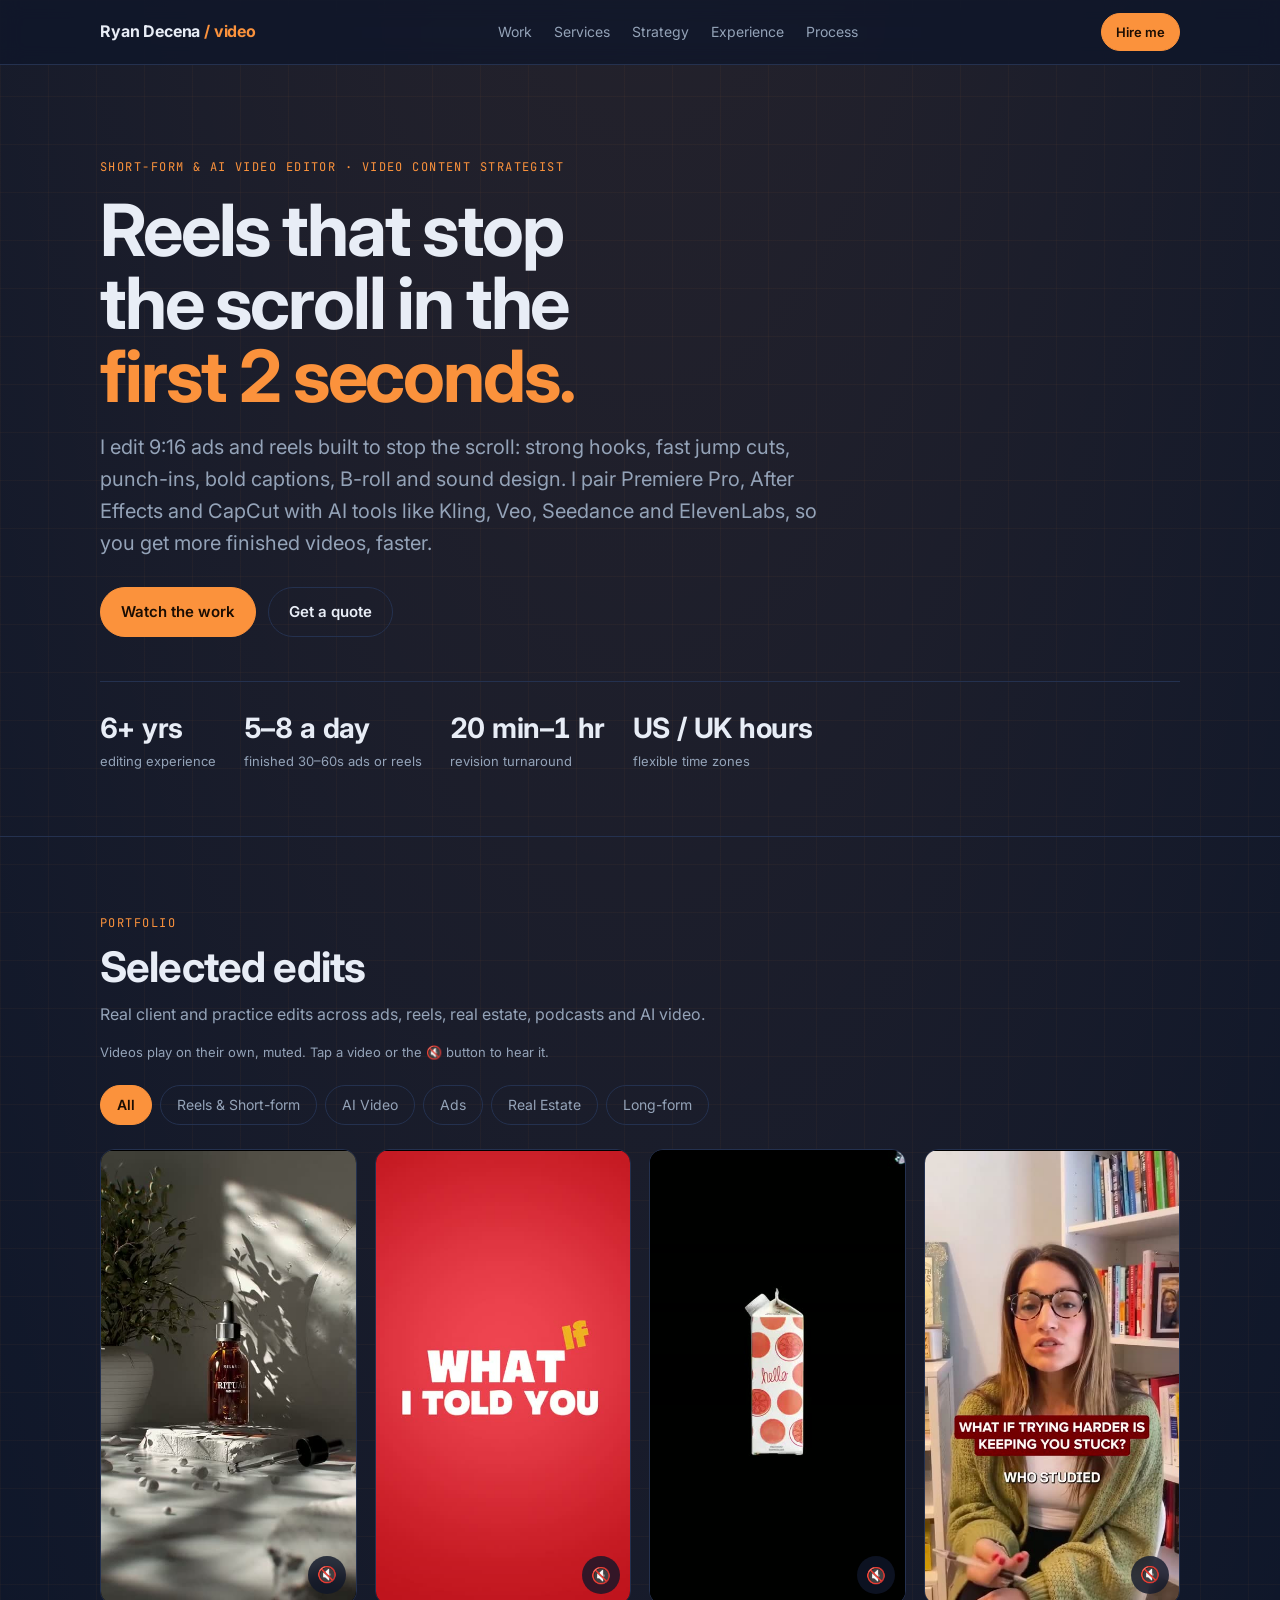
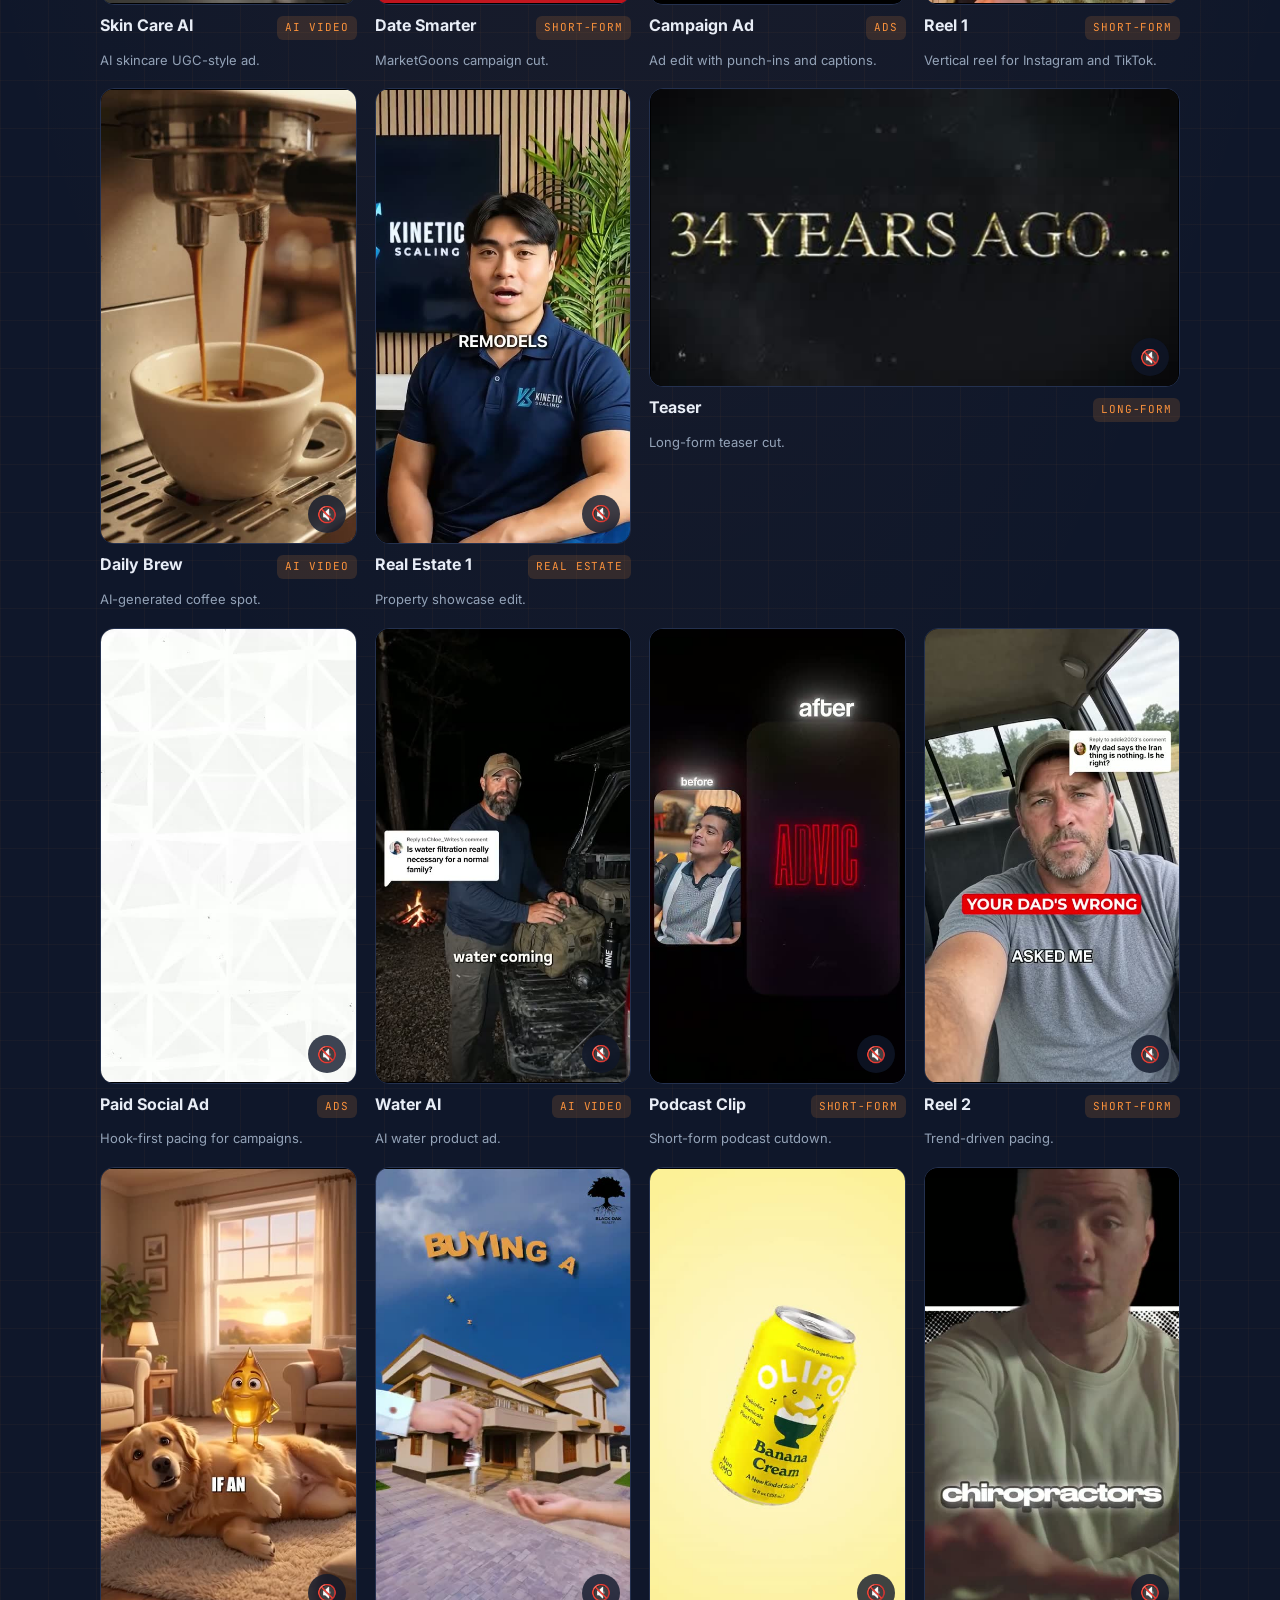
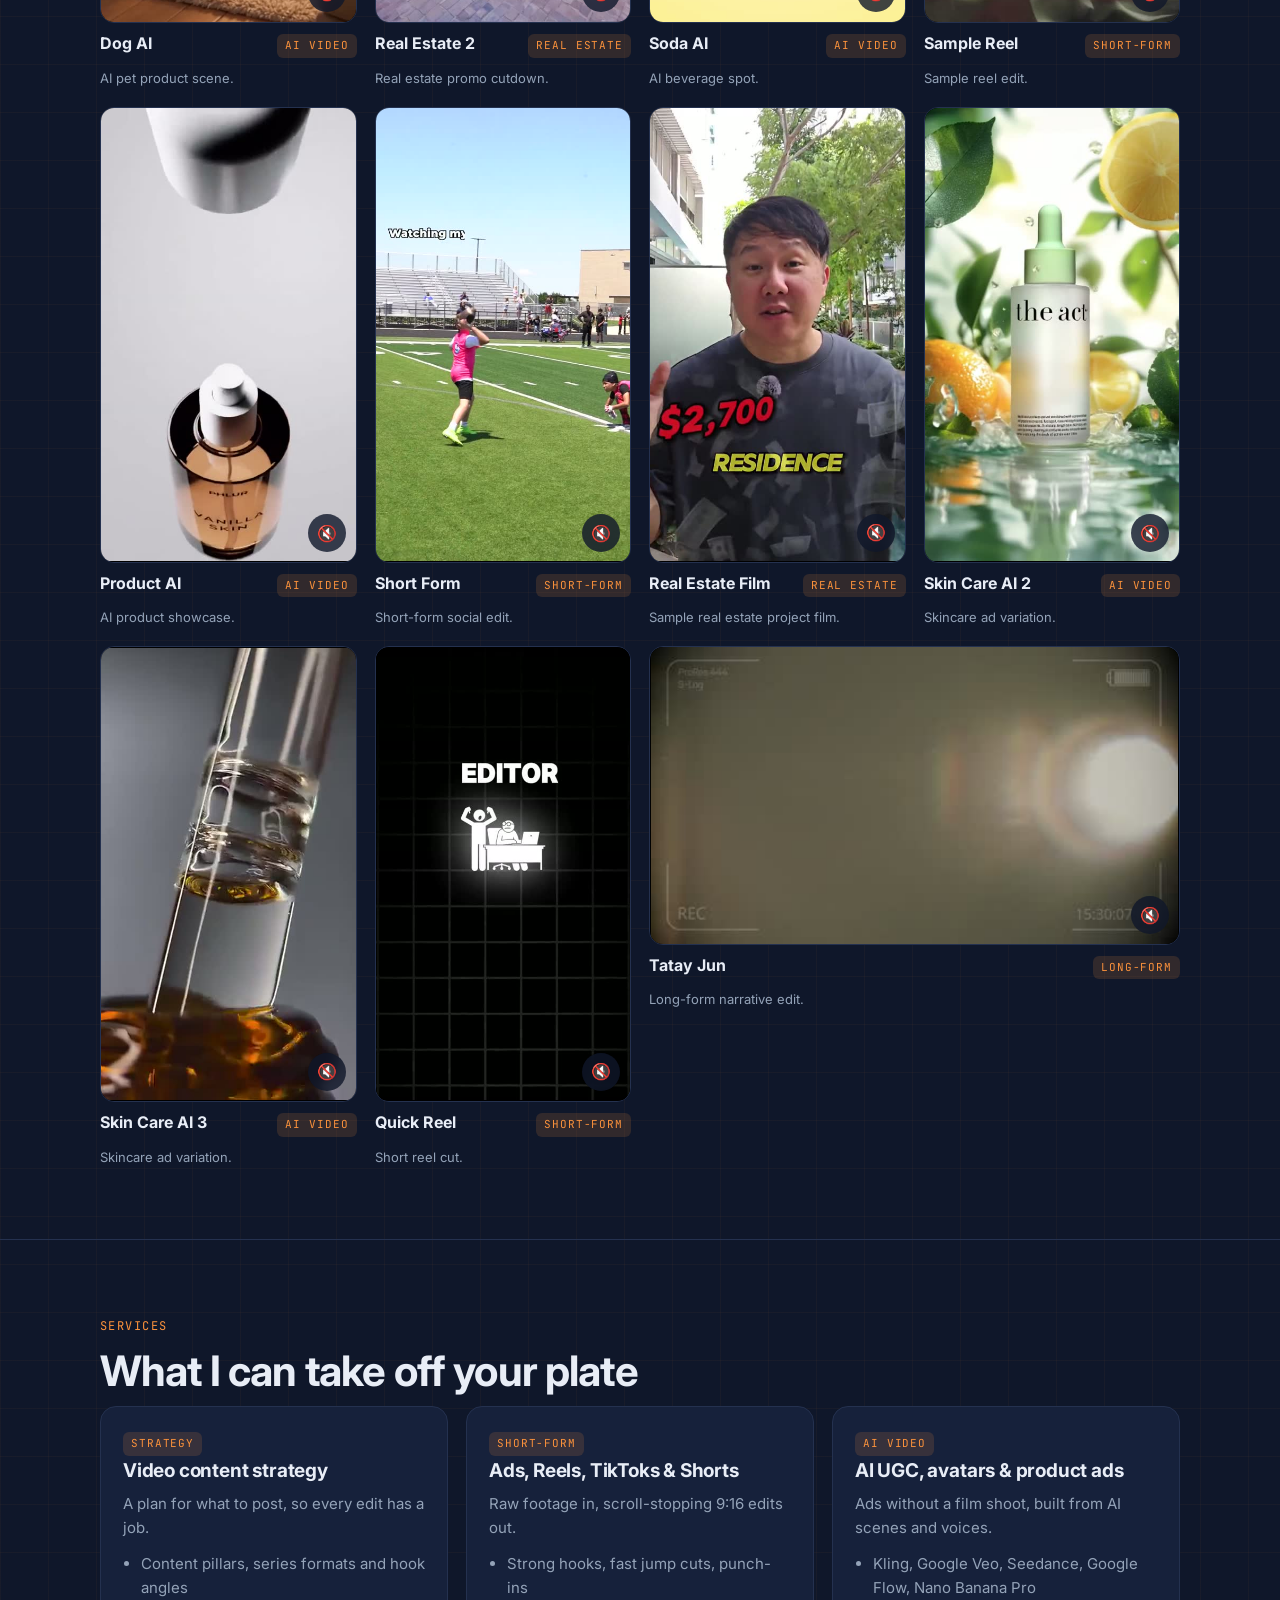
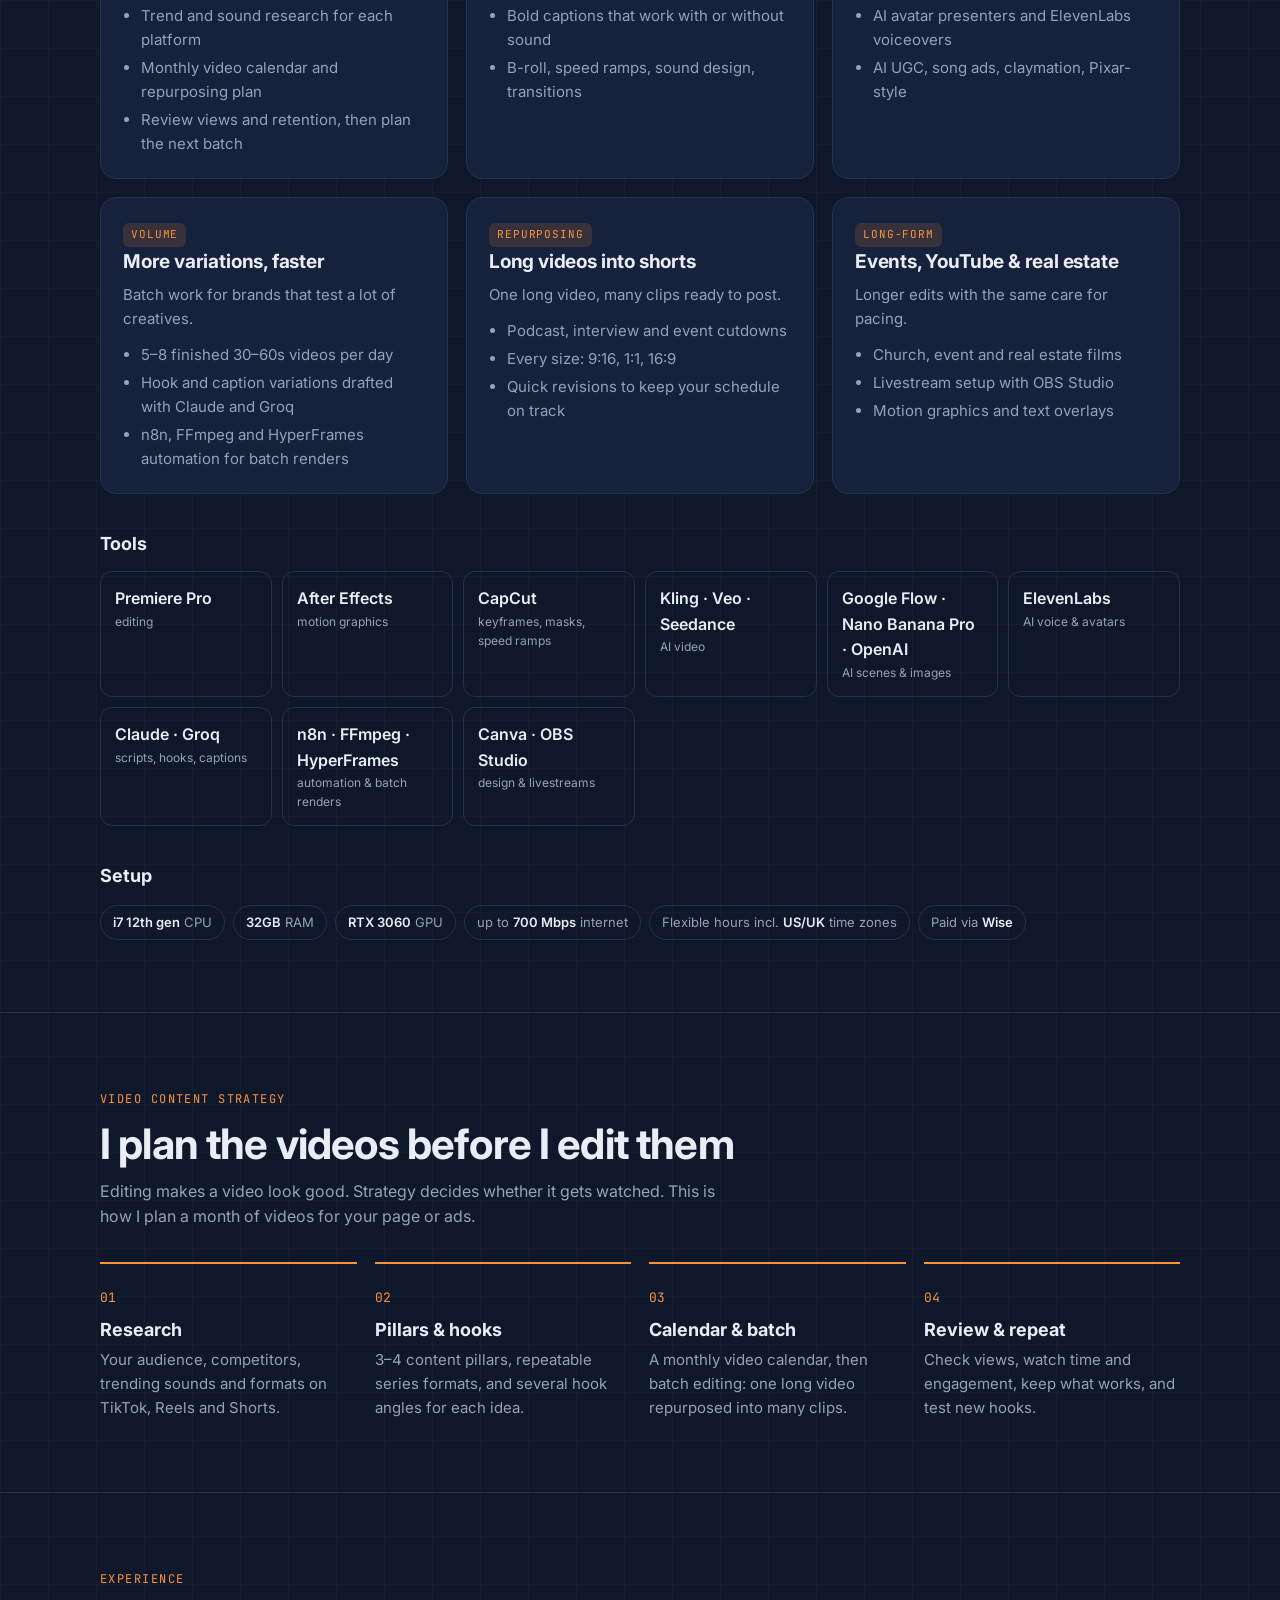
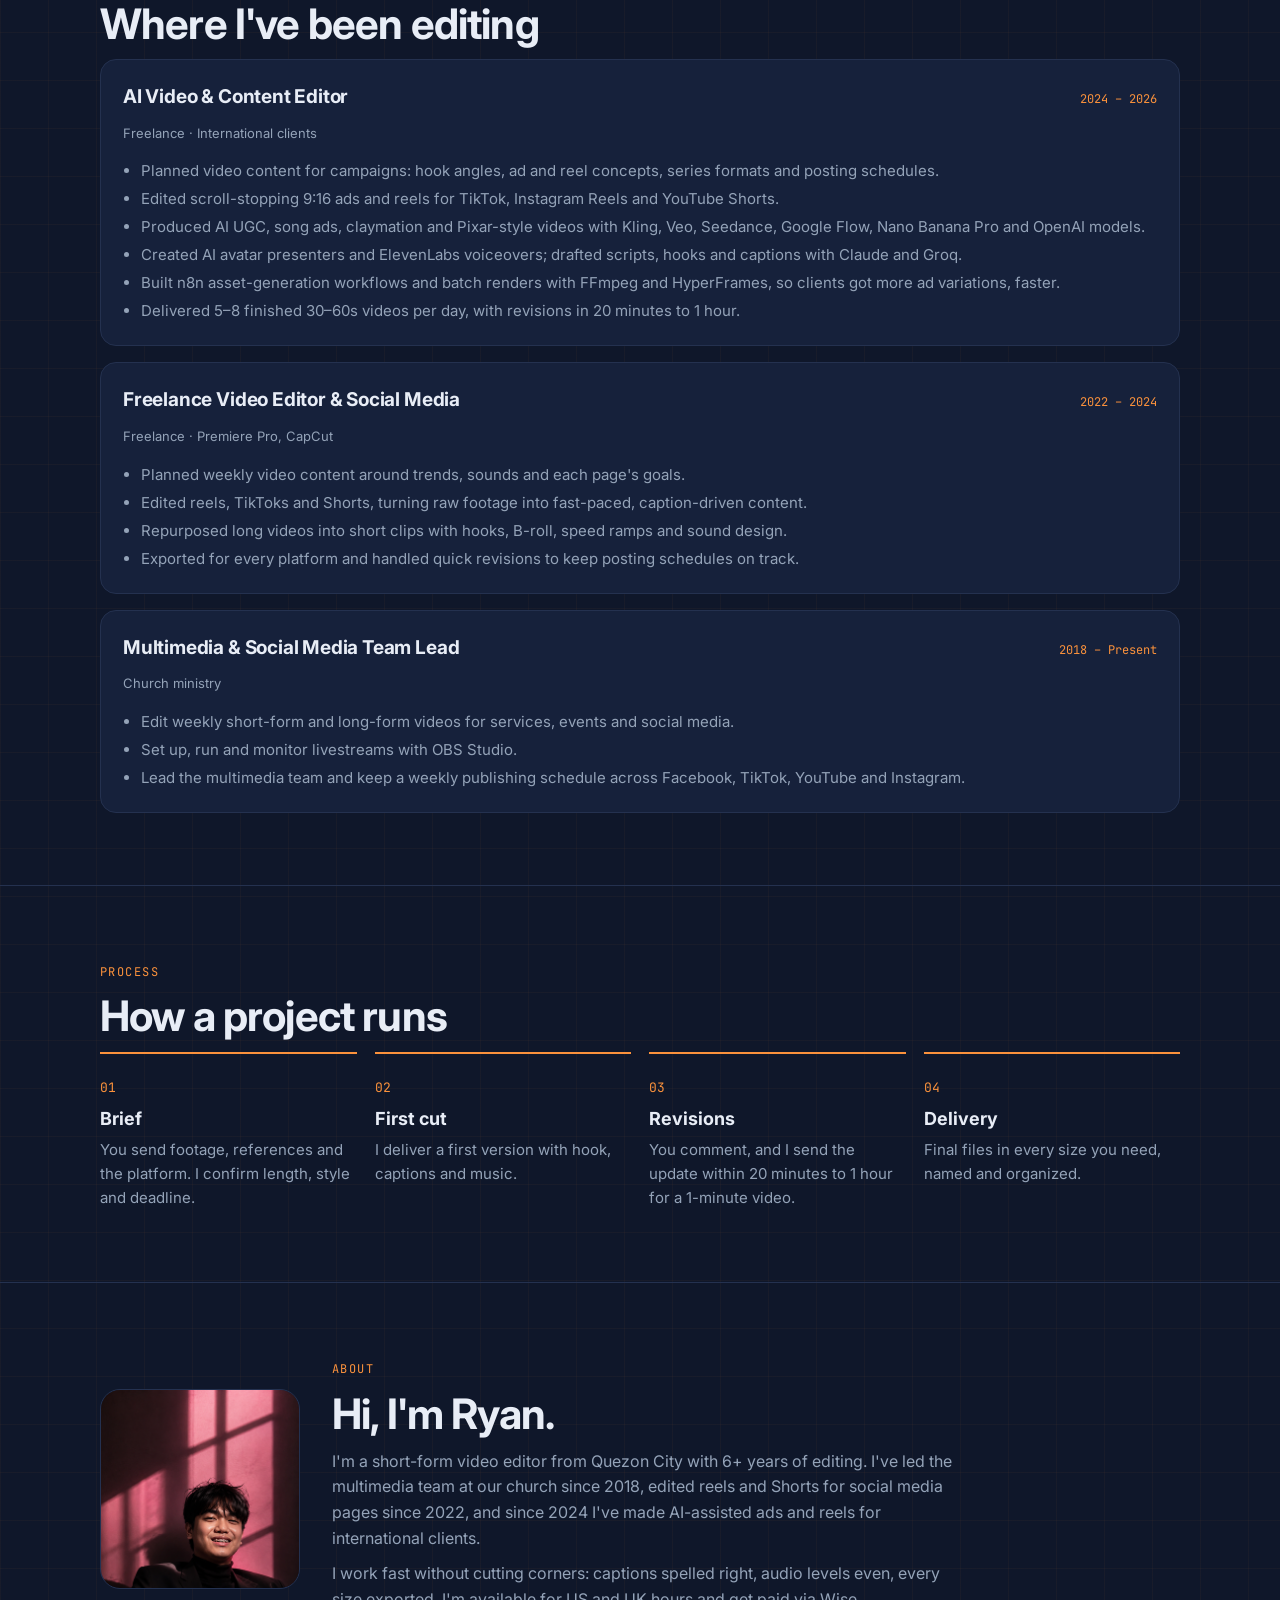
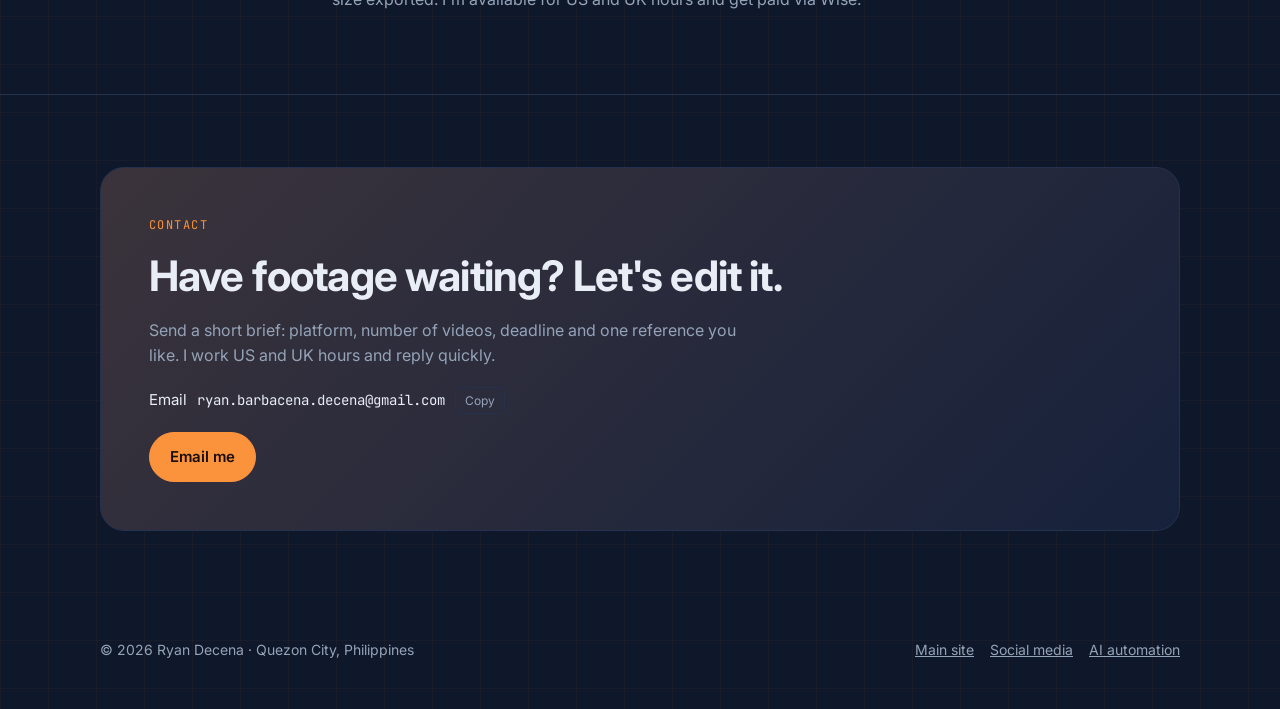
<file: video-editor/index.html>
<!DOCTYPE html>
<html lang="en">
<head>
<meta charset="UTF-8">
<meta name="viewport" content="width=device-width, initial-scale=1, viewport-fit=cover">
<title>Ryan Decena | Short-Form &amp; AI Video Editor</title>
<meta name="description" content="Short-form and AI video editor from the Philippines. Scroll-stopping 9:16 ads and reels with strong hooks, jump cuts, bold captions and AI scenes (Kling, Veo, Seedance, ElevenLabs). 5-8 finished videos a day, revisions in under an hour.">
<meta property="og:title" content="Ryan Decena | Short-Form & AI Video Editor">
<meta property="og:description" content="Scroll-stopping 9:16 ads and reels, 5-8 a day, revisions in under an hour. Available for US/UK hours.">
<meta property="og:image" content="https://video.decenaryan.site/og.jpg">
<meta property="og:url" content="https://video.decenaryan.site/">
<meta name="theme-color" content="#0F172A">
<link rel="icon" href="favicon.png">
<link rel="preconnect" href="https://fonts.googleapis.com">
<link rel="preconnect" href="https://fonts.gstatic.com" crossorigin>
<link href="https://fonts.googleapis.com/css2?family=Inter:wght@400;500;600;700&family=JetBrains+Mono:wght@500&display=swap" rel="stylesheet">
<link rel="stylesheet" href="site.css">
<style>
:root{--accent:#FB923C;--accent-2:#F43F5E;--on-accent:#1a0d03}
.filters{display:flex;flex-wrap:wrap;gap:8px;margin-bottom:24px}
.filters button{font:inherit;font-size:14px;padding:8px 16px;border-radius:999px;border:1px solid var(--line);background:transparent;color:var(--muted);cursor:pointer}
.filters button[aria-pressed="true"]{background:var(--accent);border-color:var(--accent);color:var(--on-accent);font-weight:600}
.works{display:grid;grid-template-columns:repeat(auto-fill,minmax(210px,1fr));gap:18px;align-items:start}
.work{display:grid;gap:10px;min-width:0}
.work.wide{grid-column:span 2}
@media (max-width:480px){.work.wide{grid-column:auto}}
.player{position:relative;border-radius:14px;overflow:hidden;background:#0a0f1d;border:1px solid var(--line);aspect-ratio:9/16}
.work.wide .player{aspect-ratio:16/9}
.player video{position:absolute;inset:0;width:100%;height:100%;object-fit:contain;background:#000}
.work h3{font-size:16px;line-height:1.3}
.work p{font-size:13px;color:var(--muted)}
.work .row{display:flex;justify-content:space-between;gap:8px;align-items:baseline}
.tools{display:grid;grid-template-columns:repeat(auto-fit,minmax(150px,1fr));gap:10px}
.tools div{border:1px solid var(--line);border-radius:12px;padding:14px;font-weight:600}
.tools span{display:block;font-size:12px;color:var(--muted);font-weight:400}
/* autoplay players */
.player video{cursor:pointer}
.snd{position:absolute;right:10px;bottom:10px;z-index:2;width:38px;height:38px;border-radius:50%;border:0;background:#0f172acc;color:#fff;font-size:16px;display:grid;place-items:center;cursor:pointer;backdrop-filter:blur(6px)}
.snd:hover{background:var(--accent);color:var(--on-accent)}
.snd:focus-visible{outline:2px solid var(--accent);outline-offset:2px}
.hint{font-size:13px;color:var(--muted);margin:-18px 0 22px}
/* experience */
.xp{display:grid;gap:16px}
.xp .card{display:grid;gap:4px}
.xp .head{display:flex;justify-content:space-between;gap:12px;flex-wrap:wrap;align-items:baseline}
.xp .when{font-family:var(--f-mono);font-size:12px;color:var(--accent)}
.xp .where{font-size:13px;color:var(--muted)}
.setup{display:flex;flex-wrap:wrap;gap:8px;margin-top:14px}
.setup span{font-size:13px;padding:6px 12px;border-radius:999px;border:1px solid var(--line);color:var(--muted)}
.setup b{color:var(--fg);font-weight:600}
/* back to top */
.totop{position:fixed;right:max(18px,env(safe-area-inset-right));bottom:max(18px,env(safe-area-inset-bottom));z-index:30;width:48px;height:48px;border-radius:50%;border:1px solid color-mix(in srgb,var(--accent) 60%,transparent);background:var(--accent);color:var(--on-accent);display:grid;place-items:center;cursor:pointer;box-shadow:0 10px 30px #0008;opacity:0;transform:translateY(12px);pointer-events:none;transition:opacity .25s,transform .25s}
.totop.show{opacity:1;transform:none;pointer-events:auto}
.totop:hover{filter:brightness(1.1)}
.totop:focus-visible{outline:2px solid #fff;outline-offset:3px}
.totop svg{width:22px;height:22px}
</style>
</head>
<body>
<nav class="top"><div class="wrap">
  <a class="brand" href="#top">Ryan Decena <span>/ video</span></a>
  <ul><li><a href="#work">Work</a></li><li><a href="#services">Services</a></li><li><a href="#strategy">Strategy</a></li><li><a href="#experience">Experience</a></li><li><a href="#process">Process</a></li></ul>
  <a class="btn solid sm" href="#contact">Hire me</a>
</div></nav>

<main id="top">
<header class="hero"><div class="wrap">
  <span class="mono">Short-form &amp; AI video editor · Video content strategist</span>
  <h1>Reels that stop the scroll in the <em>first 2 seconds.</em></h1>
  <p class="lead">I edit 9:16 ads and reels built to stop the scroll: strong hooks, fast jump cuts, punch-ins, bold captions, B-roll and sound design. I pair Premiere Pro, After Effects and CapCut with AI tools like Kling, Veo, Seedance and ElevenLabs, so you get more finished videos, faster.</p>
  <div class="cta"><a class="btn solid" href="#work">Watch the work</a><a class="btn ghost" href="#contact">Get a quote</a></div>
  <div class="facts">
    <div><b>6+ yrs</b><span>editing experience</span></div>
    <div><b>5–8 a day</b><span>finished 30–60s ads or reels</span></div>
    <div><b>20 min–1 hr</b><span>revision turnaround</span></div>
    <div><b>US / UK hours</b><span>flexible time zones</span></div>
  </div>
</div></header>

<section id="work"><div class="wrap">
  <span class="mono">Portfolio</span>
  <h2>Selected edits</h2>
  <p class="intro">Real client and practice edits across ads, reels, real estate, podcasts and AI video.</p>
  <p class="hint">Videos play on their own, muted. Tap a video or the 🔇 button to hear it.</p>
  <div class="filters" role="group" aria-label="Filter videos" id="filters"></div>
  <div class="works" id="works"></div>
</div></section>

<section id="services"><div class="wrap">
  <span class="mono">Services</span>
  <h2>What I can take off your plate</h2>
  <div class="grid g3">
    <div class="card"><span class="tag">Strategy</span><h3>Video content strategy</h3><p>A plan for what to post, so every edit has a job.</p><ul><li>Content pillars, series formats and hook angles</li><li>Trend and sound research for each platform</li><li>Monthly video calendar and repurposing plan</li><li>Review views and retention, then plan the next batch</li></ul></div>
    <div class="card"><span class="tag">Short-form</span><h3>Ads, Reels, TikToks &amp; Shorts</h3><p>Raw footage in, scroll-stopping 9:16 edits out.</p><ul><li>Strong hooks, fast jump cuts, punch-ins</li><li>Bold captions that work with or without sound</li><li>B-roll, speed ramps, sound design, transitions</li></ul></div>
    <div class="card"><span class="tag">AI video</span><h3>AI UGC, avatars &amp; product ads</h3><p>Ads without a film shoot, built from AI scenes and voices.</p><ul><li>Kling, Google Veo, Seedance, Google Flow, Nano Banana Pro</li><li>AI avatar presenters and ElevenLabs voiceovers</li><li>AI UGC, song ads, claymation, Pixar-style</li></ul></div>
    <div class="card"><span class="tag">Volume</span><h3>More variations, faster</h3><p>Batch work for brands that test a lot of creatives.</p><ul><li>5–8 finished 30–60s videos per day</li><li>Hook and caption variations drafted with Claude and Groq</li><li>n8n, FFmpeg and HyperFrames automation for batch renders</li></ul></div>
    <div class="card"><span class="tag">Repurposing</span><h3>Long videos into shorts</h3><p>One long video, many clips ready to post.</p><ul><li>Podcast, interview and event cutdowns</li><li>Every size: 9:16, 1:1, 16:9</li><li>Quick revisions to keep your schedule on track</li></ul></div>
    <div class="card"><span class="tag">Long-form</span><h3>Events, YouTube &amp; real estate</h3><p>Longer edits with the same care for pacing.</p><ul><li>Church, event and real estate films</li><li>Livestream setup with OBS Studio</li><li>Motion graphics and text overlays</li></ul></div>
  </div>
  <h3 style="margin:36px 0 12px;font-size:18px">Tools</h3>
  <div class="tools">
    <div>Premiere Pro<span>editing</span></div>
    <div>After Effects<span>motion graphics</span></div>
    <div>CapCut<span>keyframes, masks, speed ramps</span></div>
    <div>Kling · Veo · Seedance<span>AI video</span></div>
    <div>Google Flow · Nano Banana Pro · OpenAI<span>AI scenes &amp; images</span></div>
    <div>ElevenLabs<span>AI voice &amp; avatars</span></div>
    <div>Claude · Groq<span>scripts, hooks, captions</span></div>
    <div>n8n · FFmpeg · HyperFrames<span>automation &amp; batch renders</span></div>
    <div>Canva · OBS Studio<span>design &amp; livestreams</span></div>
  </div>
  <h3 style="margin:36px 0 4px;font-size:18px">Setup</h3>
  <div class="setup">
    <span><b>i7 12th gen</b> CPU</span><span><b>32GB</b> RAM</span><span><b>RTX 3060</b> GPU</span><span>up to <b>700 Mbps</b> internet</span><span>Flexible hours incl. <b>US/UK</b> time zones</span><span>Paid via <b>Wise</b></span>
  </div>
</div></section>

<section id="strategy"><div class="wrap">
  <span class="mono">Video content strategy</span>
  <h2>I plan the videos before I edit them</h2>
  <p class="intro">Editing makes a video look good. Strategy decides whether it gets watched. This is how I plan a month of videos for your page or ads.</p>
  <div class="steps">
    <div class="step"><h3>Research</h3><p>Your audience, competitors, trending sounds and formats on TikTok, Reels and Shorts.</p></div>
    <div class="step"><h3>Pillars &amp; hooks</h3><p>3–4 content pillars, repeatable series formats, and several hook angles for each idea.</p></div>
    <div class="step"><h3>Calendar &amp; batch</h3><p>A monthly video calendar, then batch editing: one long video repurposed into many clips.</p></div>
    <div class="step"><h3>Review &amp; repeat</h3><p>Check views, watch time and engagement, keep what works, and test new hooks.</p></div>
  </div>
</div></section>

<section id="experience"><div class="wrap">
  <span class="mono">Experience</span>
  <h2>Where I've been editing</h2>
  <div class="xp">
    <article class="card"><div class="head"><h3>AI Video &amp; Content Editor</h3><span class="when">2024 – 2026</span></div><div class="where">Freelance · International clients</div>
      <ul><li>Planned video content for campaigns: hook angles, ad and reel concepts, series formats and posting schedules.</li><li>Edited scroll-stopping 9:16 ads and reels for TikTok, Instagram Reels and YouTube Shorts.</li><li>Produced AI UGC, song ads, claymation and Pixar-style videos with Kling, Veo, Seedance, Google Flow, Nano Banana Pro and OpenAI models.</li><li>Created AI avatar presenters and ElevenLabs voiceovers; drafted scripts, hooks and captions with Claude and Groq.</li><li>Built n8n asset-generation workflows and batch renders with FFmpeg and HyperFrames, so clients got more ad variations, faster.</li><li>Delivered 5–8 finished 30–60s videos per day, with revisions in 20 minutes to 1 hour.</li></ul></article>
    <article class="card"><div class="head"><h3>Freelance Video Editor &amp; Social Media</h3><span class="when">2022 – 2024</span></div><div class="where">Freelance · Premiere Pro, CapCut</div>
      <ul><li>Planned weekly video content around trends, sounds and each page's goals.</li><li>Edited reels, TikToks and Shorts, turning raw footage into fast-paced, caption-driven content.</li><li>Repurposed long videos into short clips with hooks, B-roll, speed ramps and sound design.</li><li>Exported for every platform and handled quick revisions to keep posting schedules on track.</li></ul></article>
    <article class="card"><div class="head"><h3>Multimedia &amp; Social Media Team Lead</h3><span class="when">2018 – Present</span></div><div class="where">Church ministry</div>
      <ul><li>Edit weekly short-form and long-form videos for services, events and social media.</li><li>Set up, run and monitor livestreams with OBS Studio.</li><li>Lead the multimedia team and keep a weekly publishing schedule across Facebook, TikTok, YouTube and Instagram.</li></ul></article>
  </div>
</div></section>

<section id="process"><div class="wrap">
  <span class="mono">Process</span>
  <h2>How a project runs</h2>
  <div class="steps">
    <div class="step"><h3>Brief</h3><p>You send footage, references and the platform. I confirm length, style and deadline.</p></div>
    <div class="step"><h3>First cut</h3><p>I deliver a first version with hook, captions and music.</p></div>
    <div class="step"><h3>Revisions</h3><p>You comment, and I send the update within 20 minutes to 1 hour for a 1-minute video.</p></div>
    <div class="step"><h3>Delivery</h3><p>Final files in every size you need, named and organized.</p></div>
  </div>
</div></section>

<section id="about"><div class="wrap about">
  <img src="ryan-decena.png" alt="Ryan Decena" width="200" height="200" loading="lazy">
  <div>
    <span class="mono">About</span>
    <h2>Hi, I'm Ryan.</h2>
    <p>I'm a short-form video editor from Quezon City with 6+ years of editing. I've led the multimedia team at our church since 2018, edited reels and Shorts for social media pages since 2022, and since 2024 I've made AI-assisted ads and reels for international clients.</p>
    <p>I work fast without cutting corners: captions spelled right, audio levels even, every size exported. I'm available for US and UK hours and get paid via Wise.</p>
  </div>
</div></section>

<section><div class="wrap">
  <div class="contact" id="contact">
    <span class="mono">Contact</span>
    <h2>Have footage waiting? Let's edit it.</h2>
    <p style="color:var(--muted);max-width:60ch">Send a short brief: platform, number of videos, deadline and one reference you like. I work US and UK hours and reply quickly.</p>
    <div class="rows">
      <div class="row">Email <code>ryan.barbacena.decena@gmail.com</code><button class="copy" data-copy="ryan.barbacena.decena@gmail.com">Copy</button></div>    </div>
    <div class="cta" style="display:flex;gap:12px;flex-wrap:wrap"><a class="btn solid" href="mailto:ryan.barbacena.decena@gmail.com?subject=Video%20editing%20project">Email me</a></div>
  </div>
</div></section>
</main>

<footer><div class="wrap">
  <span>© <span data-year>2026</span> Ryan Decena · Quezon City, Philippines</span>
  <span class="others"><a href="https://decenaryan.site">Main site</a><a href="https://smm.decenaryan.site">Social media</a><a href="https://ai.decenaryan.site">AI automation</a></span>
</div></footer>

<script>
var WORKS=[
 {s:'ai-skincare-1',t:'Skin Care AI',c:'ai',d:'AI skincare UGC-style ad.'},
 {s:'short-date-smarter',t:'Date Smarter',c:'short',d:'MarketGoons campaign cut.'},
 {s:'ads-3',t:'Campaign Ad',c:'ads',d:'Ad edit with punch-ins and captions.'},
 {s:'reels-1',t:'Reel 1',c:'short',d:'Vertical reel for Instagram and TikTok.'},
 {s:'ai-daily-brew',t:'Daily Brew',c:'ai',d:'AI-generated coffee spot.'},
 {s:'realestate-1',t:'Real Estate 1',c:'real',d:'Property showcase edit.'},
 {s:'long-teaser',t:'Teaser',c:'long',d:'Long-form teaser cut.',w:1},
 {s:'ads-1',t:'Paid Social Ad',c:'ads',d:'Hook-first pacing for campaigns.'},
 {s:'ai-water',t:'Water AI',c:'ai',d:'AI water product ad.'},
 {s:'short-podcast',t:'Podcast Clip',c:'short',d:'Short-form podcast cutdown.'},
 {s:'reels-2',t:'Reel 2',c:'short',d:'Trend-driven pacing.'},
 {s:'ai-dog',t:'Dog AI',c:'ai',d:'AI pet product scene.'},
 {s:'realestate-2',t:'Real Estate 2',c:'real',d:'Real estate promo cutdown.'},
 {s:'ai-soda',t:'Soda AI',c:'ai',d:'AI beverage spot.'},
 {s:'reels-sample',t:'Sample Reel',c:'short',d:'Sample reel edit.'},
 {s:'ai-product',t:'Product AI',c:'ai',d:'AI product showcase.'},
 {s:'short-1',t:'Short Form',c:'short',d:'Short-form social edit.'},
 {s:'realestate-sample',t:'Real Estate Film',c:'real',d:'Sample real estate project film.'},
 {s:'ai-skincare-2',t:'Skin Care AI 2',c:'ai',d:'Skincare ad variation.'},
 {s:'ai-skincare-3',t:'Skin Care AI 3',c:'ai',d:'Skincare ad variation.'},
 {s:'reels-3',t:'Quick Reel',c:'short',d:'Short reel cut.'},
 {s:'long-tatay-jun',t:'Tatay Jun',c:'long',d:'Long-form narrative edit.',w:1}
];
var CATS=[['all','All'],['short','Reels & Short-form'],['ai','AI Video'],['ads','Ads'],['real','Real Estate'],['long','Long-form']];
var LABEL={short:'Short-form',ai:'AI Video',ads:'Ads',real:'Real Estate',long:'Long-form'};
var grid=document.getElementById('works'),fb=document.getElementById('filters');
/* Autoplay: every video is muted, loops and plays inline (required for autoplay on iPhone and Android).
   Videos load and play only while on screen, and pause when scrolled away, to save data. */
grid.innerHTML=WORKS.map(function(w,i){return '<article class="work'+(w.w?' wide':'')+'" data-c="'+w.c+'"><div class="player">'+
  '<video muted loop playsinline webkit-playsinline preload="none" disablepictureinpicture poster="media/'+w.s+'.jpg" data-src="media/'+w.s+'.mp4" data-i="'+i+'" aria-label="'+w.t+' video"></video>'+
  '<button type="button" class="snd" data-i="'+i+'" aria-label="Turn sound on for '+w.t+'" aria-pressed="false">🔇</button></div>'+
  '<div class="row"><h3>'+w.t+'</h3><span class="tag">'+LABEL[w.c]+'</span></div><p>'+w.d+'</p></article>'}).join('');
fb.innerHTML=CATS.map(function(c,i){return '<button type="button" data-c="'+c[0]+'" aria-pressed="'+(i===0)+'">'+c[1]+'</button>'}).join('');
fb.addEventListener('click',function(e){var b=e.target.closest('button');if(!b)return;fb.querySelectorAll('button').forEach(function(x){x.setAttribute('aria-pressed',x===b)});var c=b.dataset.c;grid.querySelectorAll('.work').forEach(function(a){a.hidden=!(c==='all'||a.dataset.c===c);if(a.hidden){var v=a.querySelector('video');if(v)v.pause()}})});

var vids=[].slice.call(grid.querySelectorAll('video'));
function load(v){if(!v.getAttribute('src')){v.src=v.dataset.src;v.preload='auto'}}
function play(v){load(v);var p=v.play();if(p&&p.catch)p.catch(function(){})}
function setSound(v,on){
  vids.forEach(function(o){if(o!==v&&!o.muted){o.muted=true;var b=o.parentNode.querySelector('.snd');b.textContent='🔇';b.setAttribute('aria-pressed','false')}});
  v.muted=!on;var b=v.parentNode.querySelector('.snd');b.textContent=on?'🔊':'🔇';b.setAttribute('aria-pressed',String(on));
  b.setAttribute('aria-label',(on?'Mute ':'Turn sound on for ')+WORKS[+v.dataset.i].t);
  if(on)play(v);
}
if('IntersectionObserver' in window){
  var io=new IntersectionObserver(function(entries){entries.forEach(function(en){var v=en.target;
    if(en.isIntersecting&&en.intersectionRatio>=0.35)play(v);else v.pause();});},{threshold:[0,0.35,0.6],rootMargin:'120px 0px'});
  vids.forEach(function(v){io.observe(v)});
}else{vids.forEach(play)}
grid.addEventListener('click',function(e){
  var b=e.target.closest('.snd');var v=b?b.parentNode.querySelector('video'):e.target.closest('video');if(!v)return;
  setSound(v,v.muted);
});
document.addEventListener('visibilitychange',function(){if(document.hidden)vids.forEach(function(v){v.pause()})});

/* Back to top: shows after scrolling, stays fixed on screen */
var toTop=document.createElement('button');toTop.type='button';toTop.className='totop';toTop.setAttribute('aria-label','Back to top');
toTop.innerHTML='<svg viewBox="0 0 24 24" fill="none" stroke="currentColor" stroke-width="2.5" stroke-linecap="round" stroke-linejoin="round" aria-hidden="true"><path d="M12 19V5"/><path d="M5 12l7-7 7 7"/></svg>';
document.body.appendChild(toTop);
function onScroll(){toTop.classList.toggle('show',window.scrollY>400)}
window.addEventListener('scroll',onScroll,{passive:true});onScroll();
toTop.addEventListener('click',function(){var smooth=!window.matchMedia('(prefers-reduced-motion: reduce)').matches;window.scrollTo({top:0,behavior:smooth?'smooth':'auto'})});
</script>
<script src="site.js"></script>
</body>
</html>
</file>
<file: ai-automation/site.css>
/* Shared look for smm / video / ai .decenaryan.site — matches decenaryan.site (slate + mono labels).
   Each site sets --accent and --accent-2 on :root. */
:root{
  --bg:#0F172A; --bg-2:#111c33; --card:#16213b; --line:#24314f; --fg:#e8edf6; --muted:#94a3b8;
  --accent:#38BDF8; --accent-2:#10B981; --on-accent:#06121f;
  --f-body:"Inter",system-ui,sans-serif; --f-mono:"JetBrains Mono",ui-monospace,monospace;
  color-scheme:dark;
}
*{box-sizing:border-box;margin:0;padding:0}
html{scroll-behavior:smooth}
body{background:var(--bg);color:var(--fg);font-family:var(--f-body);font-size:16px;line-height:1.6;
  background-image:radial-gradient(ellipse 80% 50% at 50% -20%,color-mix(in srgb,var(--accent) 14%,transparent),transparent),
  linear-gradient(color-mix(in srgb,var(--accent) 4%,transparent) 1px,transparent 1px),
  linear-gradient(90deg,color-mix(in srgb,var(--accent) 4%,transparent) 1px,transparent 1px);
  background-size:auto,48px 48px,48px 48px}
img,video{max-width:100%;display:block}
a{color:inherit}
:focus-visible{outline:2px solid var(--accent);outline-offset:3px;border-radius:4px}
.wrap{max-width:1120px;margin:0 auto;padding-left:max(20px,env(safe-area-inset-left));padding-right:max(20px,env(safe-area-inset-right))}
.mono{font-family:var(--f-mono);font-size:12px;letter-spacing:.12em;text-transform:uppercase;color:var(--accent)}

/* nav */
nav.top{position:sticky;top:0;z-index:20;backdrop-filter:blur(10px);background:color-mix(in srgb,var(--bg) 82%,transparent);border-bottom:1px solid var(--line)}
nav.top .wrap{display:flex;align-items:center;justify-content:space-between;gap:16px;height:64px}
.brand{font-weight:700;text-decoration:none;letter-spacing:-.01em}
.brand span{color:var(--accent)}
nav.top ul{display:flex;gap:22px;list-style:none;font-size:14px;color:var(--muted)}
nav.top ul a{text-decoration:none}
nav.top ul a:hover{color:var(--fg)}
.btn{display:inline-flex;align-items:center;gap:8px;padding:12px 20px;border-radius:999px;font-weight:600;font-size:15px;text-decoration:none;border:1px solid var(--accent);transition:.2s}
.btn.solid{background:var(--accent);color:var(--on-accent)}
.btn.solid:hover{filter:brightness(1.1)}
.btn.ghost{color:var(--fg);border-color:var(--line)}
.btn.ghost:hover{border-color:var(--accent)}
.btn.sm{padding:8px 14px;font-size:13px}
@media (max-width:760px){nav.top ul{display:none}}

/* hero */
.hero{padding:88px 0 64px}
.hero h1{font-size:clamp(38px,6.4vw,72px);line-height:1.02;letter-spacing:-.03em;margin:14px 0 18px;text-wrap:balance;max-width:16ch}
.hero h1 em{font-style:normal;color:var(--accent)}
.hero p.lead{font-size:clamp(17px,2vw,20px);color:var(--muted);max-width:58ch}
.hero .cta{display:flex;flex-wrap:wrap;gap:12px;margin-top:28px}
.facts{display:flex;flex-wrap:wrap;gap:28px;margin-top:44px;padding-top:24px;border-top:1px solid var(--line)}
.facts div{display:grid}
.facts b{font-size:28px;font-variant-numeric:tabular-nums;letter-spacing:-.02em}
.facts span{font-size:13px;color:var(--muted)}

/* sections */
section{padding:72px 0;border-top:1px solid var(--line)}
section h2{font-size:clamp(28px,4vw,42px);letter-spacing:-.02em;line-height:1.1;margin:10px 0 12px;text-wrap:balance}
section .intro{color:var(--muted);max-width:62ch;margin-bottom:32px}
.grid{display:grid;gap:18px}
.g3{grid-template-columns:repeat(auto-fit,minmax(260px,1fr))}
.g4{grid-template-columns:repeat(auto-fill,minmax(200px,1fr))}
.card{background:var(--card);border:1px solid var(--line);border-radius:16px;padding:22px;min-width:0}
.card h3{font-size:19px;margin-bottom:6px;letter-spacing:-.01em}
.card p{color:var(--muted);font-size:15px}
.card ul{margin:12px 0 0 18px;color:var(--muted);font-size:15px;display:grid;gap:4px}
.tag{display:inline-block;font-family:var(--f-mono);font-size:11px;letter-spacing:.08em;text-transform:uppercase;padding:3px 8px;border-radius:6px;background:color-mix(in srgb,var(--accent) 14%,transparent);color:var(--accent)}
.tags{display:flex;flex-wrap:wrap;gap:6px;margin-top:12px}
.tags span{font-size:12px;padding:3px 10px;border-radius:999px;border:1px solid var(--line);color:var(--muted)}

/* steps */
.steps{display:grid;grid-template-columns:repeat(auto-fit,minmax(220px,1fr));gap:18px;counter-reset:s}
.step{counter-increment:s;padding:20px 0 0;border-top:2px solid var(--accent)}
.step::before{content:"0" counter(s);font-family:var(--f-mono);color:var(--accent);font-size:13px}
.step h3{font-size:18px;margin:6px 0 4px}
.step p{color:var(--muted);font-size:15px}

/* about */
.about{display:grid;grid-template-columns:200px 1fr;gap:32px;align-items:center}
.about img{width:200px;height:200px;object-fit:cover;object-position:top;border-radius:20px;border:1px solid var(--line);background:var(--card)}
.about p{color:var(--muted);max-width:62ch;margin-bottom:10px}
@media (max-width:640px){.about{grid-template-columns:1fr}.about img{width:140px;height:140px}}

/* contact */
.contact{background:linear-gradient(135deg,color-mix(in srgb,var(--accent) 16%,var(--card)),var(--card));border:1px solid var(--line);border-radius:24px;padding:clamp(24px,5vw,48px);display:grid;gap:18px}
.contact h2{margin:0}
.contact .rows{display:grid;gap:10px}
.contact .row{display:flex;flex-wrap:wrap;align-items:center;gap:10px;font-size:15px}
.contact .row code{font-family:var(--f-mono);font-size:14px;user-select:all;word-break:break-all}
.copy{font:inherit;font-size:12px;background:transparent;color:var(--muted);border:1px solid var(--line);border-radius:6px;padding:3px 9px;cursor:pointer}
.copy:hover{color:var(--fg);border-color:var(--accent)}

footer{padding:36px 0 48px;color:var(--muted);font-size:14px}
footer .wrap{display:flex;flex-wrap:wrap;justify-content:space-between;gap:12px}
footer a{color:var(--muted)}
.others{display:flex;flex-wrap:wrap;gap:16px}

@media (prefers-reduced-motion:reduce){*{transition:none!important;animation:none!important;scroll-behavior:auto!important}}
</file>
<file: video-editor/site.css>
/* Shared look for smm / video / ai .decenaryan.site — matches decenaryan.site (slate + mono labels).
   Each site sets --accent and --accent-2 on :root. */
:root{
  --bg:#0F172A; --bg-2:#111c33; --card:#16213b; --line:#24314f; --fg:#e8edf6; --muted:#94a3b8;
  --accent:#38BDF8; --accent-2:#10B981; --on-accent:#06121f;
  --f-body:"Inter",system-ui,sans-serif; --f-mono:"JetBrains Mono",ui-monospace,monospace;
  color-scheme:dark;
}
*{box-sizing:border-box;margin:0;padding:0}
html{scroll-behavior:smooth}
body{background:var(--bg);color:var(--fg);font-family:var(--f-body);font-size:16px;line-height:1.6;
  background-image:radial-gradient(ellipse 80% 50% at 50% -20%,color-mix(in srgb,var(--accent) 14%,transparent),transparent),
  linear-gradient(color-mix(in srgb,var(--accent) 4%,transparent) 1px,transparent 1px),
  linear-gradient(90deg,color-mix(in srgb,var(--accent) 4%,transparent) 1px,transparent 1px);
  background-size:auto,48px 48px,48px 48px}
img,video{max-width:100%;display:block}
a{color:inherit}
:focus-visible{outline:2px solid var(--accent);outline-offset:3px;border-radius:4px}
.wrap{max-width:1120px;margin:0 auto;padding-left:max(20px,env(safe-area-inset-left));padding-right:max(20px,env(safe-area-inset-right))}
.mono{font-family:var(--f-mono);font-size:12px;letter-spacing:.12em;text-transform:uppercase;color:var(--accent)}

/* nav */
nav.top{position:sticky;top:0;z-index:20;backdrop-filter:blur(10px);background:color-mix(in srgb,var(--bg) 82%,transparent);border-bottom:1px solid var(--line)}
nav.top .wrap{display:flex;align-items:center;justify-content:space-between;gap:16px;height:64px}
.brand{font-weight:700;text-decoration:none;letter-spacing:-.01em}
.brand span{color:var(--accent)}
nav.top ul{display:flex;gap:22px;list-style:none;font-size:14px;color:var(--muted)}
nav.top ul a{text-decoration:none}
nav.top ul a:hover{color:var(--fg)}
.btn{display:inline-flex;align-items:center;gap:8px;padding:12px 20px;border-radius:999px;font-weight:600;font-size:15px;text-decoration:none;border:1px solid var(--accent);transition:.2s}
.btn.solid{background:var(--accent);color:var(--on-accent)}
.btn.solid:hover{filter:brightness(1.1)}
.btn.ghost{color:var(--fg);border-color:var(--line)}
.btn.ghost:hover{border-color:var(--accent)}
.btn.sm{padding:8px 14px;font-size:13px}
@media (max-width:760px){nav.top ul{display:none}}

/* hero */
.hero{padding:88px 0 64px}
.hero h1{font-size:clamp(38px,6.4vw,72px);line-height:1.02;letter-spacing:-.03em;margin:14px 0 18px;text-wrap:balance;max-width:16ch}
.hero h1 em{font-style:normal;color:var(--accent)}
.hero p.lead{font-size:clamp(17px,2vw,20px);color:var(--muted);max-width:58ch}
.hero .cta{display:flex;flex-wrap:wrap;gap:12px;margin-top:28px}
.facts{display:flex;flex-wrap:wrap;gap:28px;margin-top:44px;padding-top:24px;border-top:1px solid var(--line)}
.facts div{display:grid}
.facts b{font-size:28px;font-variant-numeric:tabular-nums;letter-spacing:-.02em}
.facts span{font-size:13px;color:var(--muted)}

/* sections */
section{padding:72px 0;border-top:1px solid var(--line)}
section h2{font-size:clamp(28px,4vw,42px);letter-spacing:-.02em;line-height:1.1;margin:10px 0 12px;text-wrap:balance}
section .intro{color:var(--muted);max-width:62ch;margin-bottom:32px}
.grid{display:grid;gap:18px}
.g3{grid-template-columns:repeat(auto-fit,minmax(260px,1fr))}
.g4{grid-template-columns:repeat(auto-fill,minmax(200px,1fr))}
.card{background:var(--card);border:1px solid var(--line);border-radius:16px;padding:22px;min-width:0}
.card h3{font-size:19px;margin-bottom:6px;letter-spacing:-.01em}
.card p{color:var(--muted);font-size:15px}
.card ul{margin:12px 0 0 18px;color:var(--muted);font-size:15px;display:grid;gap:4px}
.tag{display:inline-block;font-family:var(--f-mono);font-size:11px;letter-spacing:.08em;text-transform:uppercase;padding:3px 8px;border-radius:6px;background:color-mix(in srgb,var(--accent) 14%,transparent);color:var(--accent)}
.tags{display:flex;flex-wrap:wrap;gap:6px;margin-top:12px}
.tags span{font-size:12px;padding:3px 10px;border-radius:999px;border:1px solid var(--line);color:var(--muted)}

/* steps */
.steps{display:grid;grid-template-columns:repeat(auto-fit,minmax(220px,1fr));gap:18px;counter-reset:s}
.step{counter-increment:s;padding:20px 0 0;border-top:2px solid var(--accent)}
.step::before{content:"0" counter(s);font-family:var(--f-mono);color:var(--accent);font-size:13px}
.step h3{font-size:18px;margin:6px 0 4px}
.step p{color:var(--muted);font-size:15px}

/* about */
.about{display:grid;grid-template-columns:200px 1fr;gap:32px;align-items:center}
.about img{width:200px;height:200px;object-fit:cover;object-position:top;border-radius:20px;border:1px solid var(--line);background:var(--card)}
.about p{color:var(--muted);max-width:62ch;margin-bottom:10px}
@media (max-width:640px){.about{grid-template-columns:1fr}.about img{width:140px;height:140px}}

/* contact */
.contact{background:linear-gradient(135deg,color-mix(in srgb,var(--accent) 16%,var(--card)),var(--card));border:1px solid var(--line);border-radius:24px;padding:clamp(24px,5vw,48px);display:grid;gap:18px}
.contact h2{margin:0}
.contact .rows{display:grid;gap:10px}
.contact .row{display:flex;flex-wrap:wrap;align-items:center;gap:10px;font-size:15px}
.contact .row code{font-family:var(--f-mono);font-size:14px;user-select:all;word-break:break-all}
.copy{font:inherit;font-size:12px;background:transparent;color:var(--muted);border:1px solid var(--line);border-radius:6px;padding:3px 9px;cursor:pointer}
.copy:hover{color:var(--fg);border-color:var(--accent)}

footer{padding:36px 0 48px;color:var(--muted);font-size:14px}
footer .wrap{display:flex;flex-wrap:wrap;justify-content:space-between;gap:12px}
footer a{color:var(--muted)}
.others{display:flex;flex-wrap:wrap;gap:16px}

@media (prefers-reduced-motion:reduce){*{transition:none!important;animation:none!important;scroll-behavior:auto!important}}
</file>
